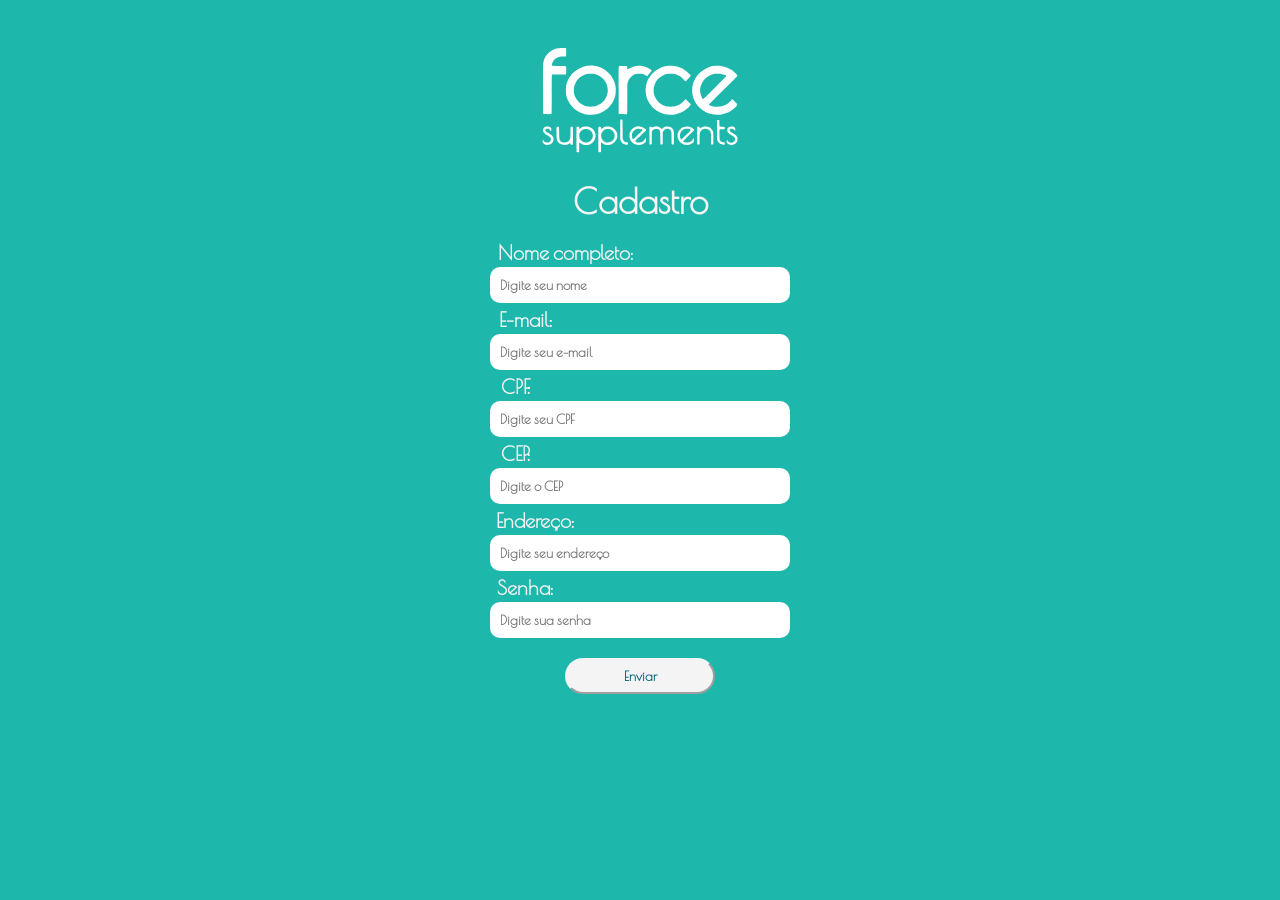
<file: cadastro.html>
<!DOCTYPE html>
<html lang="en">

<head>
    <meta charset="UTF-8">
    <meta name="viewport" content="width=device-width, initial-scale=1.0">
    <link rel="stylesheet" href="cadastro.css">
    <link rel="preconnect" href="https://fonts.googleapis.com" />
    <link rel="preconnect" href="https://fonts.gstatic.com" crossorigin />
    <link href="https://fonts.googleapis.com/css2?family=Poiret+One&display=swap" rel="stylesheet" />
    <link rel="stylesheet" href="https://fonts.googleapis.com/css2?family=Material+Symbols+Outlined" />
    <link href="https://fonts.googleapis.com/css2?family=Poiret+One&display=swap" rel="stylesheet" />
    <link rel="preconnect" href="https://fonts.googleapis.com" />
    <link rel="preconnect" href="https://fonts.gstatic.com" crossorigin />
    <link
        href="https://fonts.googleapis.com/css2?family=Inter:ital,opsz,wght@0,14..32,100..900;1,14..32,100..900&display=swap"
        rel="stylesheet" />
    <title>Cadastro Force | Force Supplements</title>
</head>

<body>

    <main>
        <img class="logo2" src="image-Photoroom (2) copy.svg" alt="logo" />
        <p class="paragrafo">Cadastro</p>

        <form action="login.html">
            <label class="nome" for="nome">Nome completo:</label>
            <input type="text" id="nome" placeholder="Digite seu nome" required />
            <label for="email" class="mail">E-mail:</label>
            <input type="email" id="email" placeholder="Digite seu e-mail" required />
            <label class="cpf" for="cpf">CPF:</label>
            <input type="text" id="cpf" placeholder="Digite seu CPF" required />
            <label class="cpf" for="cep">CEP:</label>
            <input type="text" id="" placeholder="Digite o CEP" required />
            <label class="end" for="end">Endereço:</label>
            <input type="text" id="end" placeholder="Digite seu endereço" required />
            <label for="senha" class="senha">Senha:</label>
            <input type="password" id="senha" placeholder="Digite sua senha" required />

            <input class="bot" type="submit" value="Enviar">
    </main>

</body>

</html>
</file>
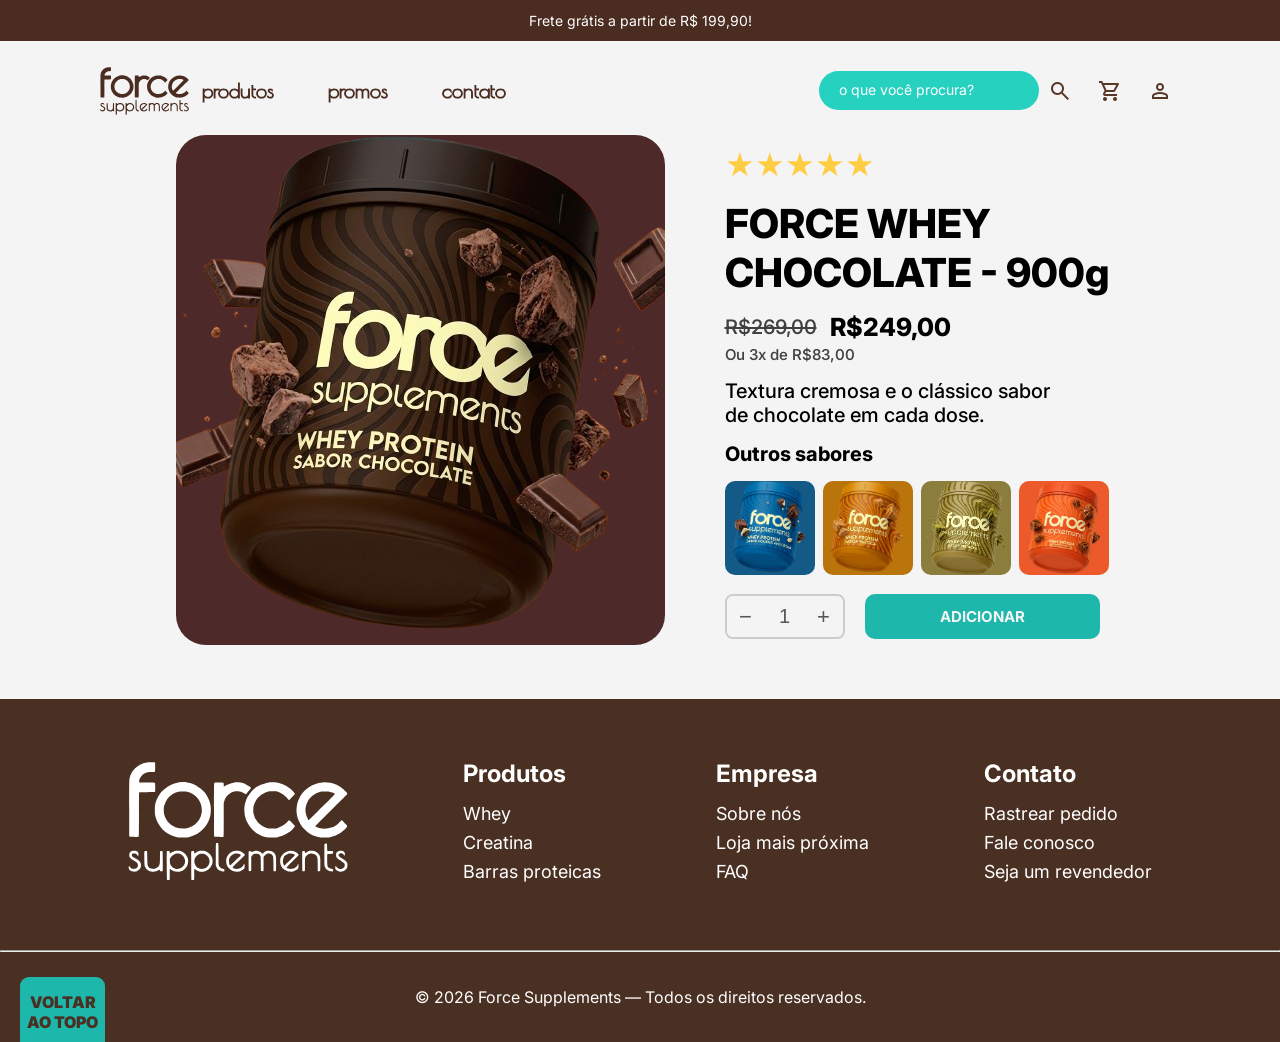
<file: comprar.html>
<!DOCTYPE html>
<html lang="en">

<head>
    <meta charset="UTF-8">
    <meta name="viewport" content="width=device-width, initial-scale=1.0">
    <link rel="preconnect" href="https://fonts.googleapis.com">
    <link rel="preconnect" href="https://fonts.gstatic.com" crossorigin>
    <link rel="stylesheet" href="https://fonts.googleapis.com/css2?family=Material+Symbols+Outlined" />
    <link href="https://fonts.googleapis.com/css2?family=Poiret+One&display=swap" rel="stylesheet">
    <link rel="preconnect" href="https://fonts.googleapis.com">
    <link rel="preconnect" href="https://fonts.gstatic.com" crossorigin>
    <link
        href="https://fonts.googleapis.com/css2?family=Inter:ital,opsz,wght@0,14..32,100..900;1,14..32,100..900&display=swap"
        rel="stylesheet">
    <link
        href="https://fonts.googleapis.com/css2?family=Archivo+Black&family=Asap:ital,wght@0,100..900;1,100..900&family=Google+Sans+Flex:opsz,wght@6..144,1..1000&family=Inter:ital,opsz,wght@0,14..32,100..900;1,14..32,100..900&family=Montserrat:ital,wght@0,100..900;1,100..900&family=Open+Sans:ital,wght@0,300..800;1,300..800&family=Oswald:wght@200..700&family=Playfair+Display:ital,wght@0,400..900;1,400..900&family=Poppins:ital,wght@0,100;0,200;0,300;0,400;0,500;0,600;0,700;0,800;0,900;1,100;1,200;1,300;1,400;1,500;1,600;1,700;1,800;1,900&family=Roboto:ital,wght@0,100..900;1,100..900&display=swap"
        rel="stylesheet">
    <link rel="stylesheet" href="comprar.css">
    <title>FORCE WHEY Chocolate 900g | Force Suplements</title>
</head>

<body>
    <div class="faixa">
        Frete grátis a partir de R$ 199,90!
    </div>

    <header>
        <div class="logo">
            <a href="inicio.html"> <img src="image-Photoroom (2).svg" alt="Force"></a>
        </div>

        <nav>
            <ul>
                <li><a href="#">produtos</a></li>
                <li><a href="promocoes.html">promos</a></li>
                <li><a href="contato.html">contato</a></li>
            </ul>
        </nav>

        <div class="busca">
            <input type="text" placeholder="o que você procura?">
        </div>

        <div class="icones">
            <span class="material-symbols-outlined">search</span>
            <span class="material-symbols-outlined">shopping_cart</span>
            <a href="login.html"> <span id="lupa" class="material-symbols-outlined">person</span></a>
        </div>

    </header>

    <main>

        <div class="card_foto_whey">
            <img src="whey.choco.png" alt="" class="foto-whey">
        </div>

        <div class="descricao">

            <div class="estrela_sabor">
                <section class="estrelas"> ★★★★★ </section>
                <h1> FORCE WHEY CHOCOLATE - 900g</h1>
            </div>

            <div class="valor">

                <div class="valor1">
                    <p class="preço1"> R$269,00</p>
                </div>

                <div class="valor2">
                    <p class="preço2"> R$249,00</p>
                </div>

            </div>

            <div class="textos">
                <p class="parcela"> Ou 3x de R$83,00 </p>

                <p class="texto"> Textura cremosa e o clássico sabor de chocolate em cada dose.</p>

                <p class="variação"> Outros sabores</p>
            </div>

            <div class="sabores_geral">

                <div class="sabor">
                    <img src="whey.cookies.png" alt="Whey Cookies" class="imagem-whey"
                        style="background-color: #135a86">
                </div>

                <div class="sabor">
                    <img src="whey.paçoca.png" alt="Whey Paçoca" class="imagem-whey" style="background-color: #b9740b;">
                </div>

                <div class="sabor">
                    <img src="whey.pistache.png" alt="Whey Pistache" class="imagem-whey"
                        style="background-color: #8B7E3D;">
                </div>

                <div class="sabor">
                    <img src="whey.ovomaltine.png" alt="Whey Ovomaltine" class="imagem-whey"
                        style="background-color: #EC592A;">
                </div>

            </div>
            <div class="botoes">
                <div class="contador">
                    <button type="button" onclick="diminuir()">−</button>

                    <input type="number" id="quantidade" value="1" min="1">

                    <button type="button" onclick="aumentar()">+</button>
                </div>

                <script>
                    function aumentar() {
                        document.getElementById("quantidade").stepUp();
                    }

                    function diminuir() {
                        document.getElementById("quantidade").stepDown();
                    }
                </script>

                <input class="adicionar" type="submit" value="ADICIONAR">

            </div>

        </div>

    </main>

    <footer>

        <div class="footer-container">


            <div class="footer-logo">

                <img src="image-Photoroom (2) copy.svg" alt="Force Supplements">

            </div>


            <div class="footer-col">

                <h3>Produtos</h3>

                <p>Whey</p>
                <p>Creatina</p>
                <p>Barras proteicas</p>

            </div>


            <div class="footer-col">

                <h3>Empresa</h3>

                <p>Sobre nós</p>
                <p>Loja mais próxima</p>
                <p>FAQ</p>

            </div>


            <div class="footer-col">

                <h3>Contato</h3>

                <p>Rastrear pedido</p>
                <p>Fale conosco</p>
                <p>Seja um revendedor</p>

            </div>

        </div>


        <hr class="hr">

        <section class="fim">
            <a class="voltar" href="comprar.html"> VOLTAR AO TOPO</a>
            <div class="copyright">
                © 2026 Force Supplements — Todos os direitos reservados.
            </div>

    </footer>

</body>

</html>
</file>
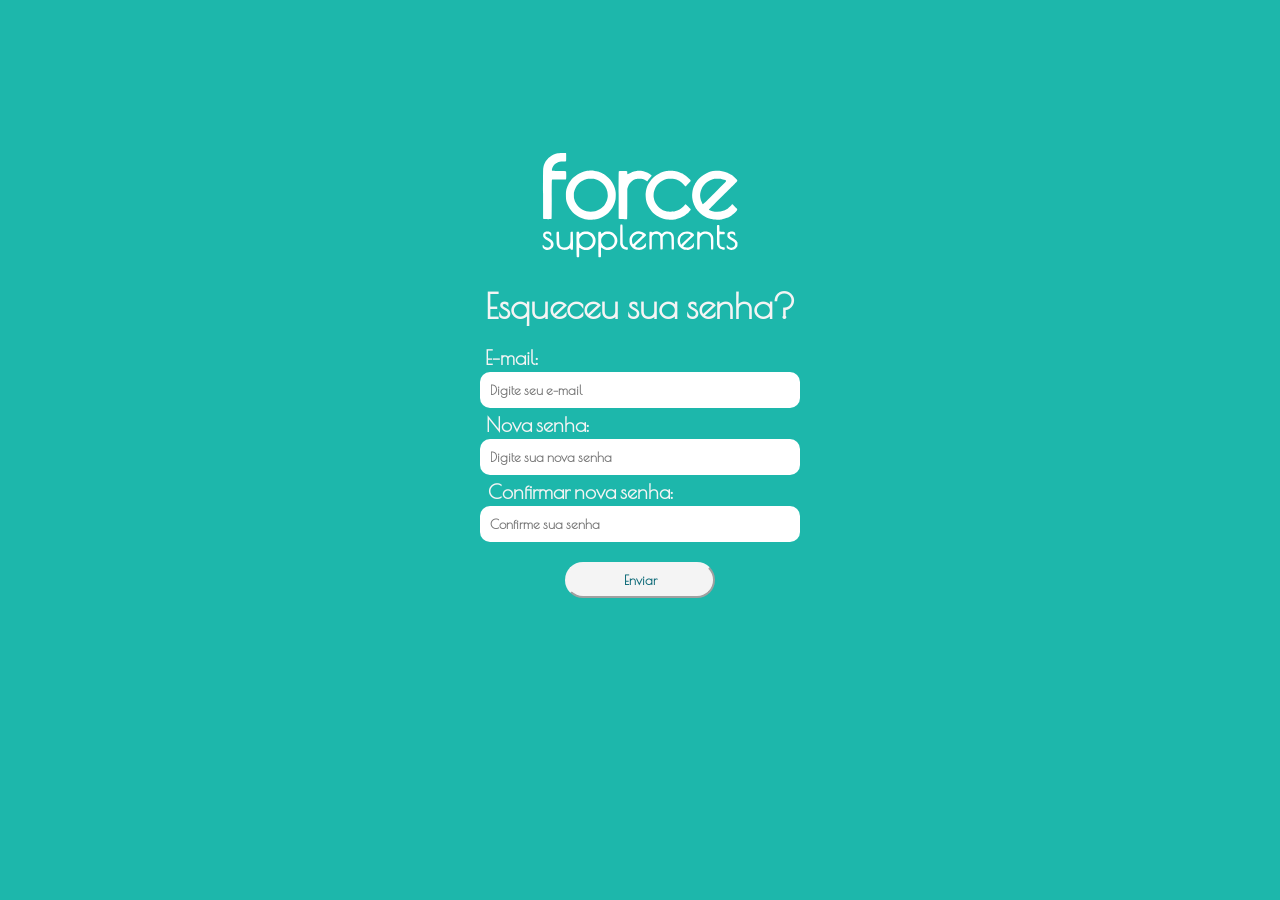
<file: esqueceu_senha.html>
<!DOCTYPE html>
<html lang="en">

<head>
    <meta charset="UTF-8">
    <meta name="viewport" content="width=device-width, initial-scale=1.0">
    <link rel="preconnect" href="https://fonts.googleapis.com" />
    <link rel="preconnect" href="https://fonts.gstatic.com" crossorigin />
    <link href="https://fonts.googleapis.com/css2?family=Poiret+One&display=swap" rel="stylesheet" />
    <link rel="stylesheet" href="https://fonts.googleapis.com/css2?family=Material+Symbols+Outlined" />
    <link href="https://fonts.googleapis.com/css2?family=Poiret+One&display=swap" rel="stylesheet" />
    <link rel="preconnect" href="https://fonts.googleapis.com" />
    <link rel="preconnect" href="https://fonts.gstatic.com" crossorigin />
    <link
        href="https://fonts.googleapis.com/css2?family=Inter:ital,opsz,wght@0,14..32,100..900;1,14..32,100..900&display=swap"
        rel="stylesheet" />
    <link rel="stylesheet" href="esqueceu_senha.css">
    <title>Esqueci Minha Senha | Force Supplements</title>
</head>

<body>
    <main>
        <img class="logo2" src="image-Photoroom (2) copy.svg" alt="logo" />
        <p class="paragrafo">Esqueceu sua senha?</p>

        <form action="login.html">
            <label class="mail" for="email">E-mail:</label>
            <input type="email" id="email" placeholder="Digite seu e-mail" required />
            <label class="senha" for="nova senha">Nova senha:</label>
            <input type="password" id="nova senha" placeholder="Digite sua nova senha" required />
            <label class="conf" for="conf senha">Confirmar nova senha:</label>
            <input type="password" id="conf senha" placeholder="Confirme sua senha" required />

            <input class="bot" type="submit" value="Enviar" />
        </form>
    </main>

</body>

</html>
</file>
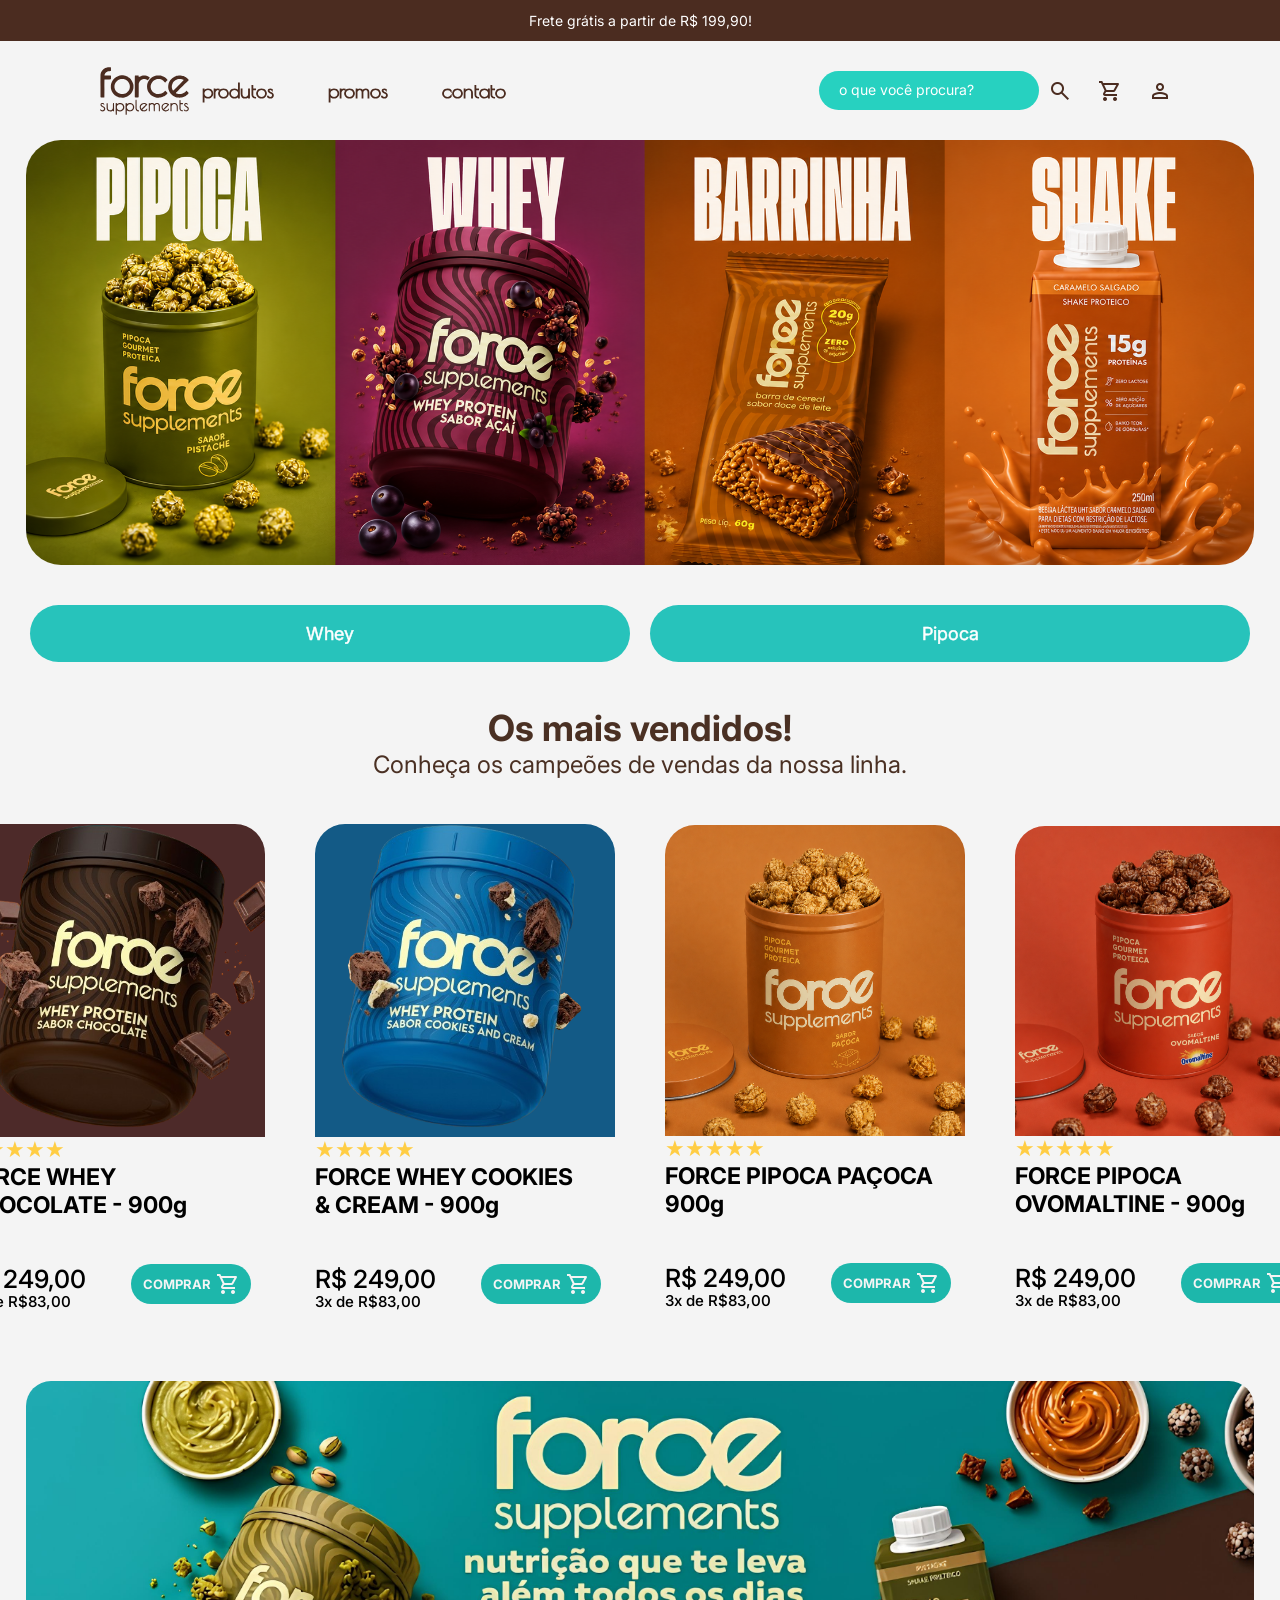
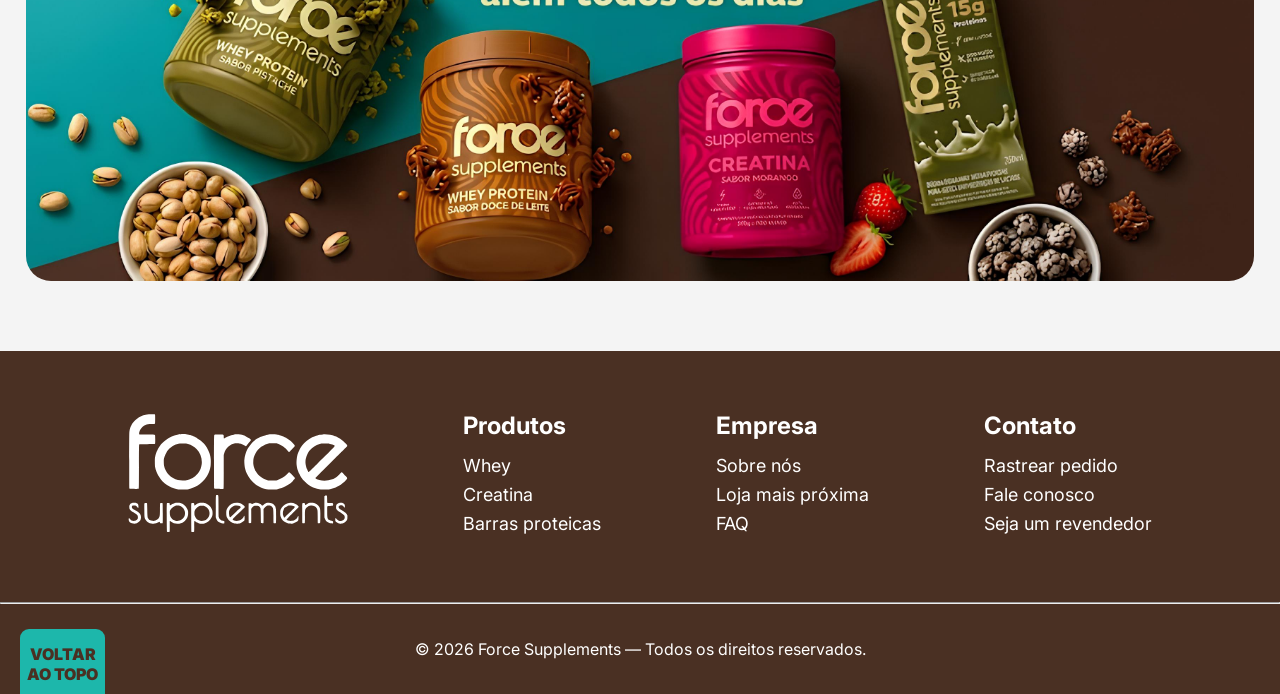
<file: inicio.html>
<!DOCTYPE html>
<html lang="pt-br">

<head>

    <meta charset="UTF-8">
    <meta name="viewport" content="width=device-width, initial-scale=1.0">
    <link href="https://fonts.googleapis.com/css2?family=Poiret+One&display=swap" rel="stylesheet">
    <link
        href="https://fonts.googleapis.com/css2?family=Inter:ital,opsz,wght@0,14..32,100..900;1,14..32,100..900&display=swap"
        rel="stylesheet">
    <link rel="stylesheet" href="https://fonts.googleapis.com/css2?family=Material+Symbols+Outlined" />
    <link rel="stylesheet" href="inicio.css">
    <title>Force Supplements</title>
</head>

<body>

    <div class="faixa">
        Frete grátis a partir de R$ 199,90!
    </div>

    <header>

        <div class="logo">
            <a href="inicio.html"> <img src="image-Photoroom (2).svg" alt="Force"></a>
        </div>

        <nav>

            <ul>
                <li><a href="#">produtos</a></li>
                <li><a href="promocoes.html">promos</a></li>
                <li><a href="contato.html">contato</a></li>
            </ul>

        </nav>


        <div class="busca">
            <input type="text" placeholder="o que você procura?">
        </div>

        <div class="icones">

            <span class="material-symbols-outlined icone">
                search
            </span>

            <span class="material-symbols-outlined icone">
                shopping_cart
            </span>

            <a href="login.html"> <span id="lupa" class="material-symbols-outlined icone">person</span></a>


        </div>

    </header>

    <main>

        <section class="banner">

            <img class="banner1" src="banner inicial.png" alt="Banner principal">

        </section>

        <section class="categories">

            <a href="produtos1.html">Whey</a>
            <a href="produtos2.html">Pipoca</a>

        </section>

        <section class="text">

            <h1>Os mais vendidos!</h1>

            <p>
                Conheça os campeões de vendas da nossa linha.
            </p>

        </section>

        <section class="produtos">

            <div class="card">

                <img src="whey.choco.png" alt="Whey Chocolate" class="choco-whey">

                <div class="descricao">

                    <div class="estrelas">
                        ★★★★★
                    </div>

                    <h3>
                        FORCE WHEY <br>
                        CHOCOLATE - 900g
                    </h3>

                    <div class="comprar">

                        <div class="preco">
                            <h4>R$ 249,00</h4>
                            <br>
                            <h6>3x de R$83,00</h6>
                        </div>

                        <a href="comprar.html"><button>COMPRAR
                                <span class="material-symbols-outlined" style="color:#F4F4F4;">
                                    shopping_cart
                                </span>
                            </button></a>

                    </div>

                </div>

            </div>

            <div class="card">

                <img src="whey.cookies.png" alt="Whey Cookies" class="cookies-whey">

                <div class="descricao">

                    <div class="estrelas">
                        ★★★★★
                    </div>

                    <h3>
                        FORCE WHEY COOKIES <br>
                        & CREAM - 900g
                    </h3>

                    <div class="comprar">

                        <div class="preco">
                            <h4>R$ 249,00</h4>
                            <br>
                            <h6>3x de R$83,00</h6>
                        </div>

                        <button>
                            COMPRAR

                            <span class="material-symbols-outlined" style="color:#F4F4F4;">
                                shopping_cart
                            </span>

                        </button>

                    </div>

                </div>

            </div>

            <div class="card">

                <img src="pipoca.paçoca.png" alt="Pipoca Paçoca" class="paçoca-whey">

                <div class="descricao">

                    <div class="estrelas">
                        ★★★★★
                    </div>

                    <h3>
                        FORCE PIPOCA PAÇOCA <br>
                        900g
                    </h3>

                    <div class="comprar">

                        <div class="preco">
                            <h4>R$ 249,00</h4>
                            <br>
                            <h6>3x de R$83,00</h6>
                        </div>

                        <button>
                            COMPRAR

                            <span class="material-symbols-outlined" style="color:#F4F4F4;">
                                shopping_cart
                            </span>

                        </button>

                    </div>

                </div>

            </div>

            <div class="card">

                <img src="pipoca.ovomaltine.png" alt="Pipoca Ovomaltine" class="ovomaltine-whey">

                <div class="descricao">

                    <div class="estrelas">
                        ★★★★★
                    </div>

                    <h3>
                        FORCE PIPOCA OVOMALTINE - 900g
                    </h3>

                    <div class="comprar">

                        <div class="preco">
                            <h4>R$ 249,00</h4>
                            <br>
                            <h6>3x de R$83,00</h6>
                        </div>

                        <button>
                            COMPRAR

                            <span class="material-symbols-outlined" style="color:#F4F4F4;">
                                shopping_cart
                            </span>

                        </button>

                    </div>

                </div>

            </div>

        </section>

        <section class="banner-final">

            <div class="banner2">

                <img src="banner2inicio (1).jpg" alt="Banner promocional">

            </div>

        </section>

    </main>

    <footer>

        <div class="footer-container">
            <div class="footer-logo">

                <img src="image-Photoroom (2) copy.svg" alt="Force Supplements">

            </div>

            <div class="footer-col">

                <h3>Produtos</h3>

                <p>Whey</p>
                <p>Creatina</p>
                <p>Barras proteicas</p>

            </div>

            <div class="footer-col">

                <h3>Empresa</h3>

                <p>Sobre nós</p>
                <p>Loja mais próxima</p>
                <p>FAQ</p>

            </div>

            <div class="footer-col">

                <h3>Contato</h3>

                <p>Rastrear pedido</p>
                <p>Fale conosco</p>
                <p>Seja um revendedor</p>

            </div>

        </div>


        <hr class="hr">

        <section class="fim">
            <a class="voltar" href="inicio.html"> VOLTAR AO TOPO</a>
            <div class="copyright">
                © 2026 Force Supplements — Todos os direitos reservados.
            </div>

    </footer>

</body>

</html>
</file>
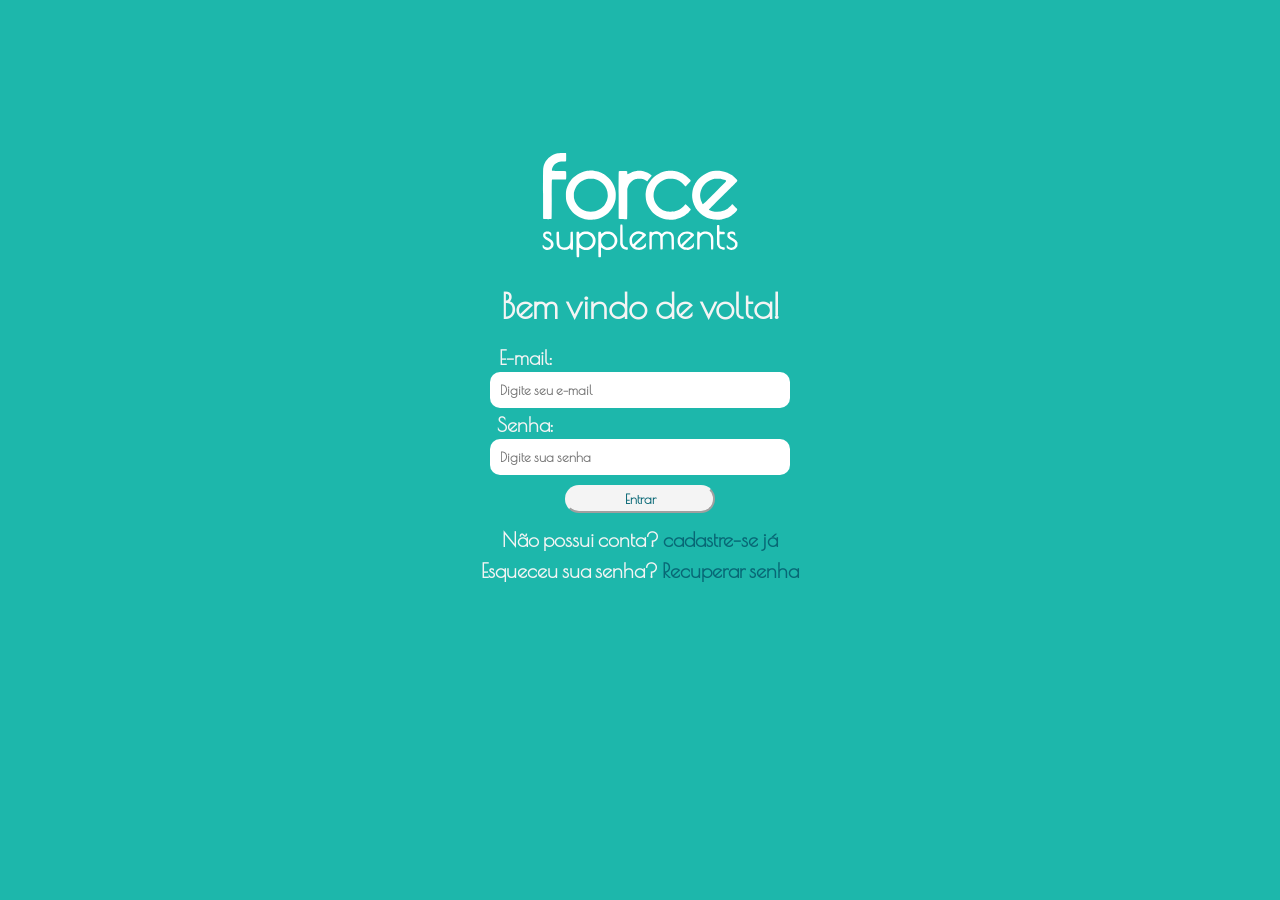
<file: login.html>
<!DOCTYPE html>
<html lang="en">

<head>
    <meta charset="UTF-8">
    <meta name="viewport" content="width=device-width, initial-scale=1.0">
    <link href="https://fonts.googleapis.com/css2?family=Poiret+One&display=swap" rel="stylesheet" />
    <link rel="stylesheet" href="https://fonts.googleapis.com/css2?family=Material+Symbols+Outlined" />
    <link href="https://fonts.googleapis.com/css2?family=Poiret+One&display=swap" rel="stylesheet" />
    <link rel="preconnect" href="https://fonts.googleapis.com" />
    <link rel="preconnect" href="https://fonts.gstatic.com" crossorigin />
    <link
        href="https://fonts.googleapis.com/css2?family=Inter:ital,opsz,wght@0,14..32,100..900;1,14..32,100..900&display=swap"
        rel="stylesheet" />
    <link rel="stylesheet" href="login.css">
    <title>Login Force | Force Supplements</title>
</head>

<body>

    <main>
        <img class="logo2" src="image-Photoroom (2) copy.svg" alt="logo">
        <p class="paragrafo">Bem vindo de volta!</p>

        <form action="inicio.html">

            <label class="mail" for="email">E-mail:</label>
            <input type="email" id="email" placeholder="Digite seu e-mail" required>
            <label class="senha" for="senha">Senha:</label>
            <input type="password" id="senha" placeholder="Digite sua senha" required>
            </div>
            <input class="bot" type="submit" value="Entrar">
        </form>
        <p class="p1">Não possui conta? <a href="cadastro.html">cadastre-se já</a> </p>
        <p class="conta">Esqueceu sua senha? <a href="esqueceu_senha.html"> Recuperar senha</a> </p>

    </main>

</body>

</html>
</file>
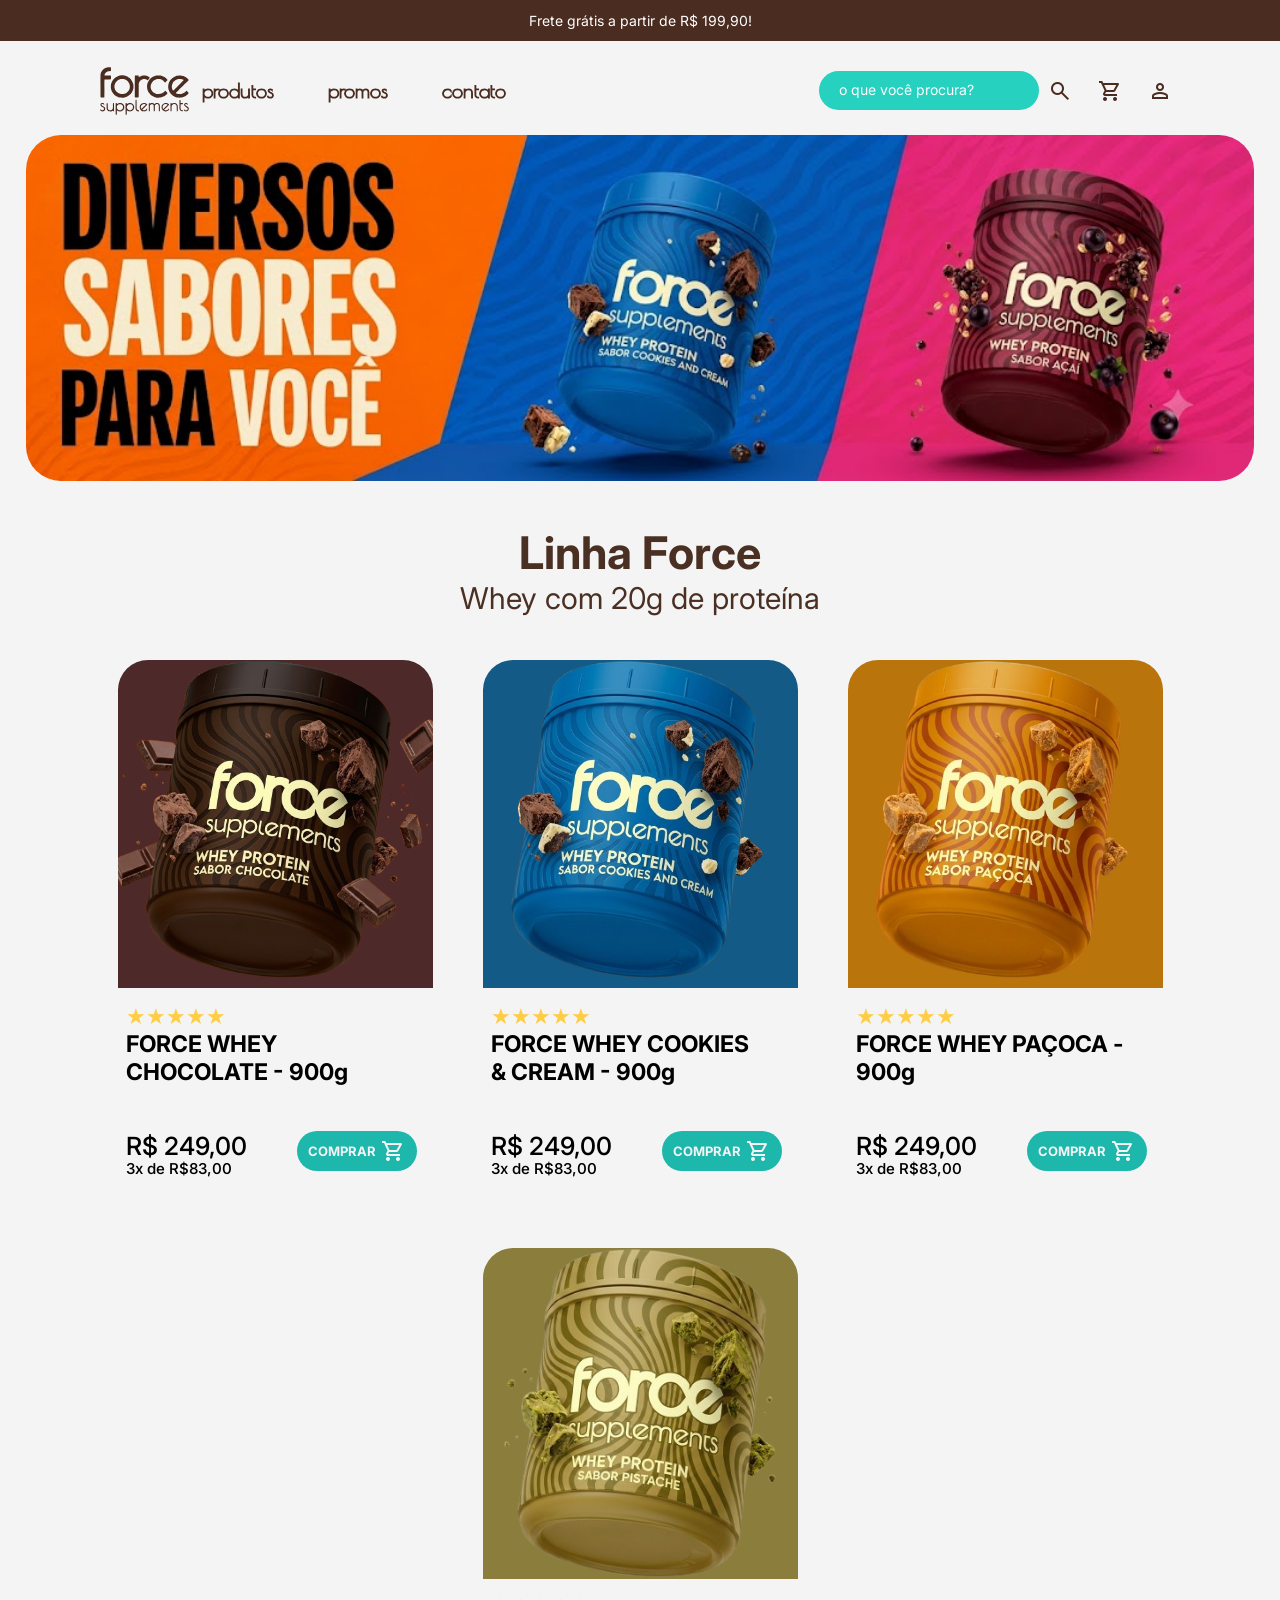
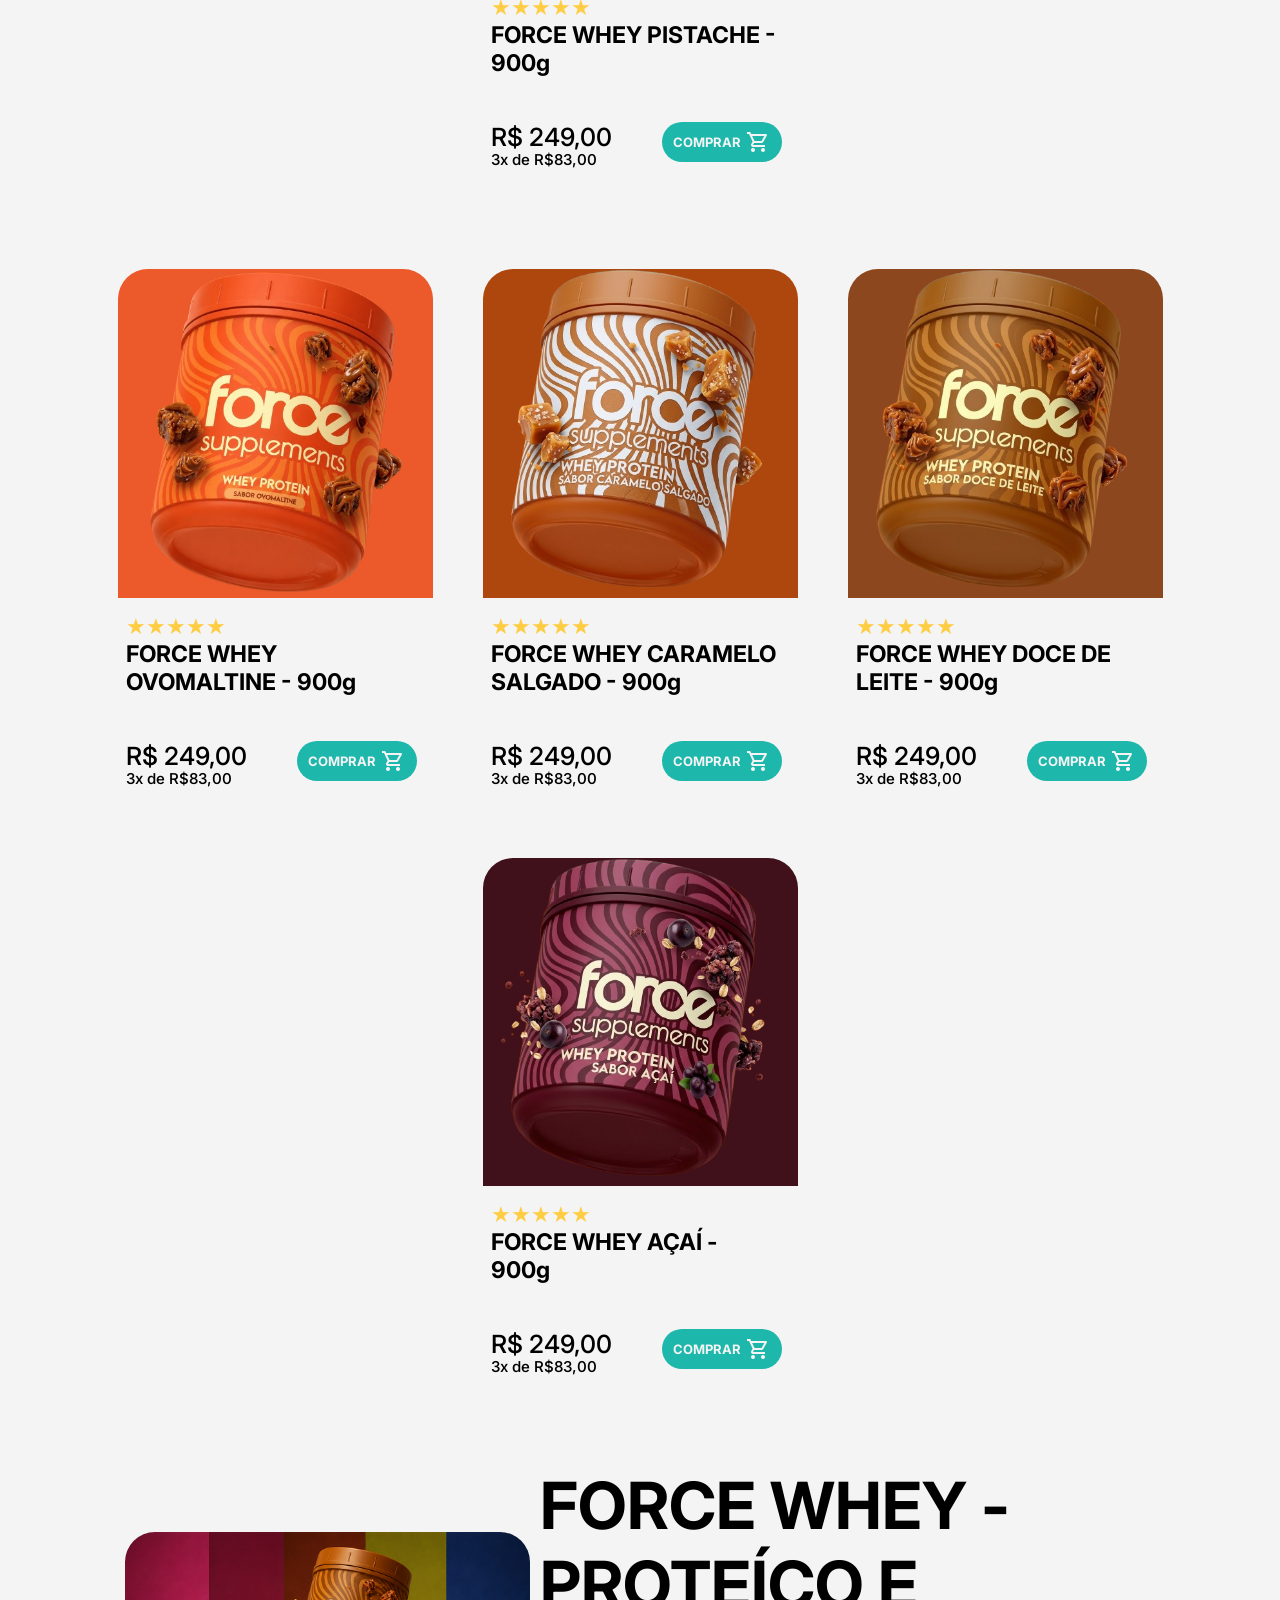
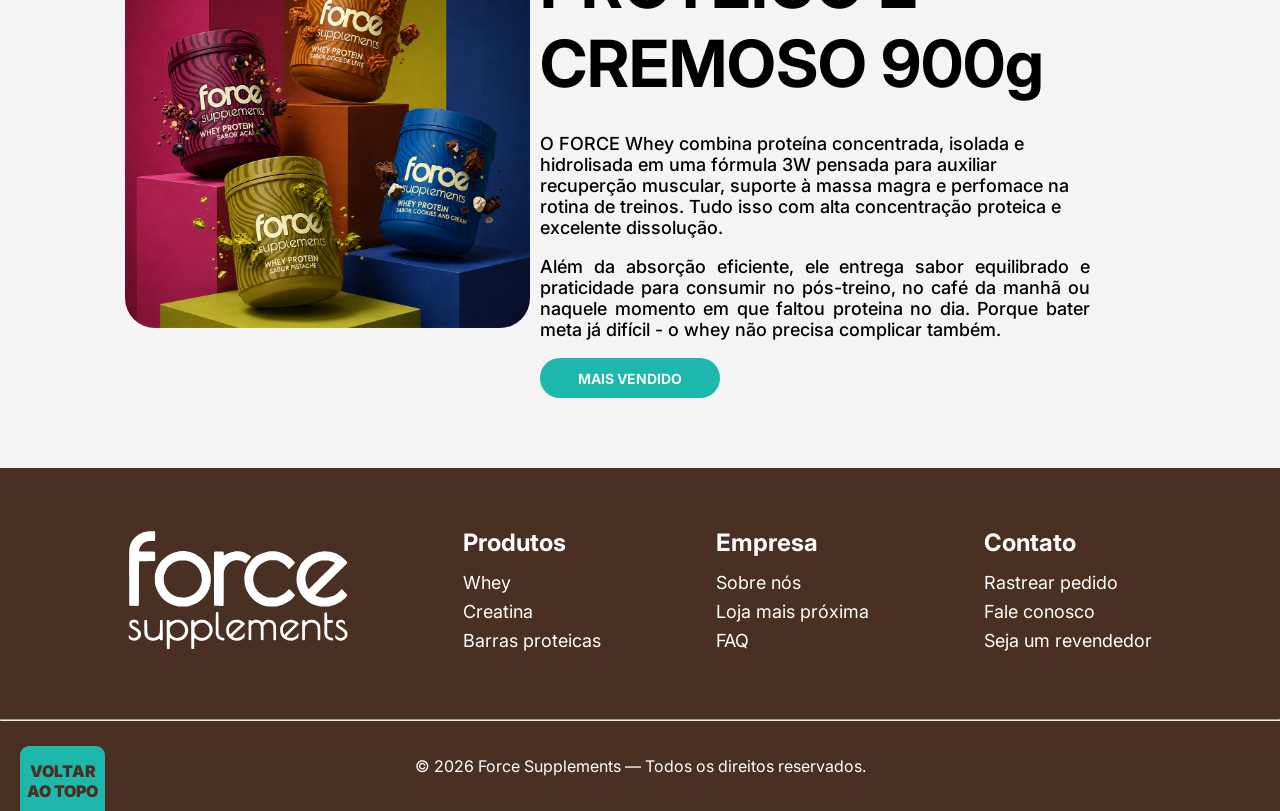
<file: produtos1.html>
<!DOCTYPE html>
<html lang="en">

<head>
    <meta charset="UTF-8">
    <meta name="viewport" content="width=device-width, initial-scale=1.0">
    <link rel="stylesheet" href="produtos1.css">
    <link rel="preconnect" href="https://fonts.googleapis.com">
    <link rel="preconnect" href="https://fonts.gstatic.com" crossorigin>
    <link rel="stylesheet" href="https://fonts.googleapis.com/css2?family=Material+Symbols+Outlined" />
    <link href="https://fonts.googleapis.com/css2?family=Poiret+One&display=swap" rel="stylesheet">
    <link rel="preconnect" href="https://fonts.googleapis.com">
    <link rel="preconnect" href="https://fonts.gstatic.com" crossorigin>
    <link
        href="https://fonts.googleapis.com/css2?family=Inter:ital,opsz,wght@0,14..32,100..900;1,14..32,100..900&display=swap"
        rel="stylesheet">
    <link
        href="https://fonts.googleapis.com/css2?family=Archivo+Black&family=Asap:ital,wght@0,100..900;1,100..900&family=Google+Sans+Flex:opsz,wght@6..144,1..1000&family=Inter:ital,opsz,wght@0,14..32,100..900;1,14..32,100..900&family=Montserrat:ital,wght@0,100..900;1,100..900&family=Open+Sans:ital,wght@0,300..800;1,300..800&family=Oswald:wght@200..700&family=Playfair+Display:ital,wght@0,400..900;1,400..900&family=Poppins:ital,wght@0,100;0,200;0,300;0,400;0,500;0,600;0,700;0,800;0,900;1,100;1,200;1,300;1,400;1,500;1,600;1,700;1,800;1,900&family=Roboto:ital,wght@0,100..900;1,100..900&display=swap"
        rel="stylesheet">
    <title> FORCE Whey Protein | Force Supplements</title>
</head>

<body>

    <div class="faixa">
        Frete grátis a partir de R$ 199,90!
    </div>

    <header>
        <div class="logo">
            <a href="inicio.html"> <img src="image-Photoroom (2).svg" alt="Force"></a>
        </div>

        <nav>
            <ul>
                <li><a href="#">produtos</a></li>
                <li><a href="promocoes.html">promos</a></li>
                <li><a href="contato.html">contato</a></li>
            </ul>
        </nav>

        <div class="busca">
            <input type="text" placeholder="o que você procura?">
        </div>

        <div class="icones">
            <span id="lupa" class="material-symbols-outlined">search</span>
            <span id="lupa" class="material-symbols-outlined">shopping_cart</span>
            <a href="login.html"> <span id="lupa" class="material-symbols-outlined">person</span></a>

    </header>

    <main>

        <section class="product-section">
            <img src="banner.whey.png" alt="Banner do Whey Protein Force" class="banner">
        </section>

        <section class="text">
            <h1>Linha Force</h1>
            <p>Whey com 20g de proteína</p>
        </section>

        <section class="produtos">

            <div class="card">
                <img src="whey.choco.png" alt="Whey Chocolate" class="imagem-whey" style="background-color: #4d2a29">

                <section class="descrição">

                    <div class="estrelas">★★★★★</div>

                    <h3>FORCE WHEY <br> CHOCOLATE - 900g</h3>

                    <section class="comprar">
                        <div class="preco">
                            <h4>R$ 249,00</h4>
                            <br>
                            <h6>3x de R$83,00</h6>
                        </div>

                        <a href="comprar.html"><button>COMPRAR
                                <span class="material-symbols-outlined" style="color: #F4F4F4;">
                                    shopping_cart
                                </span>
                            </button></a>

                    </section>

                </section>
            </div>


            <div class="card">
                <img src="whey.cookies.png" alt="Whey Cookies" class="imagem-whey" style="background-color: #135a86">

                <section class="descrição">

                    <div class="estrelas">★★★★★</div>

                    <h3>FORCE WHEY COOKIES <br> & CREAM - 900g</h3>

                    <section class="comprar">
                        <div class="preco">
                            <h4>R$ 249,00</h4>
                            <br>
                            <h6>3x de R$83,00</h6>
                        </div>

                        <button>COMPRAR
                            <span class="material-symbols-outlined" style="color: #F4F4F4;">
                                shopping_cart
                            </span>
                        </button>
                    </section>
                </section>
            </div>


            <div class="card">
                <img src="whey.paçoca.png" alt="Whey Paçoca" class="imagem-whey" style="background-color: #b9740b;">

                <section class="descrição">

                    <div class="estrelas">★★★★★</div>

                    <h3>FORCE WHEY PAÇOCA - <br> 900g</h3>

                    <section class="comprar">
                        <div class="preco">
                            <h4>R$ 249,00</h4>
                            <br>
                            <h6>3x de R$83,00</h6>
                        </div>

                        <button>COMPRAR
                            <span class="material-symbols-outlined" style="color: #F4F4F4;">
                                shopping_cart
                            </span>
                        </button>
                    </section>
                </section>
            </div>


            <div class="card">
                <img src="whey.pistache.png" alt="Whey Pistache" class="imagem-whey" style="background-color: #8B7E3D;">

                <section class="descrição">

                    <div class="estrelas">
                        ★★★★★
                    </div>

                    <h3>FORCE WHEY PISTACHE - 900g</h3>

                    <section class="comprar">
                        <div class="preco">
                            <h4>R$ 249,00</h4>
                            <br>
                            <h6>3x de R$83,00</h6>
                        </div>

                        <div class="botao">
                            <button>COMPRAR
                                <span class="material-symbols-outlined" style="color: #F4F4F4;">
                                    shopping_cart
                                </span>
                            </button>
                        </div>
                    </section>
                </section>
            </div>


            <section class="fila2">

                <div class="card">
                    <img src="whey.ovomaltine.png" alt="Whey Ovomaltine" class="imagem-whey"
                        style="background-color: #EC592A;">

                    <section class="descrição">

                        <div class="estrelas">
                            ★★★★★
                        </div>

                        <h3>FORCE WHEY OVOMALTINE - 900g</h3>

                        <section class="comprar">
                            <div class="preco">
                                <h4>R$ 249,00</h4>
                                <br>
                                <h6>3x de R$83,00</h6>
                            </div>

                            <div class="botao">
                                <button>COMPRAR
                                    <span class="material-symbols-outlined" style="color: #F4F4F4;">
                                        shopping_cart
                                    </span>
                                </button>
                            </div>
                        </section>
                    </section>
                </div>


                <div class="card">
                    <img src="whey.caramelo.png" alt="Whey Caramelo Salgado" class="imagem-whey"
                        style="background-color: #AE470D;">

                    <section class="descrição">

                        <div class="estrelas">
                            ★★★★★
                        </div>

                        <h3>FORCE WHEY CARAMELO SALGADO - 900g</h3>

                        <section class="comprar">
                            <div class="preco">
                                <h4>R$ 249,00</h4>
                                <br>
                                <h6>3x de R$83,00</h6>
                            </div>

                            <div class="botao">
                                <button>COMPRAR
                                    <span class="material-symbols-outlined" style="color: #F4F4F4;">
                                        shopping_cart
                                    </span>
                                </button>
                            </div>
                        </section>
                    </section>
                </div>


                <div class="card">
                    <img src="whey.docedeleite.png" alt="Whey Doce de Leite" class="imagem-whey"
                        style="background-color: #8C471F;">

                    <section class="descrição">

                        <div class="estrelas">
                            ★★★★★
                        </div>

                        <h3>FORCE WHEY DOCE DE LEITE - 900g</h3>

                        <section class="comprar">
                            <div class="preco">
                                <h4>R$ 249,00</h4>
                                <br>
                                <h6>3x de R$83,00</h6>
                            </div>

                            <div class="botao">
                                <button>COMPRAR
                                    <span class="material-symbols-outlined" style="color: #F4F4F4;">
                                        shopping_cart
                                    </span>
                                </button>
                            </div>
                        </section>
                    </section>
                </div>


                <div class="card">
                    <img src="whey.açaí.png" alt="Whey Açaí" class="imagem-whey" style="background-color: #40111A;">

                    <section class="descrição">

                        <div class="estrelas">
                            ★★★★★
                        </div>

                        <h3>FORCE WHEY AÇAÍ - <br>900g</h3>

                        <section class="comprar">
                            <div class="preco">
                                <h4>R$ 249,00</h4>
                                <br>
                                <h6>3x de R$83,00</h6>
                            </div>

                            <div class="botao">
                                <button>COMPRAR
                                    <span class="material-symbols-outlined" style="color: #F4F4F4;">
                                        shopping_cart
                                    </span>
                                </button>
                            </div>
                        </section>
                    </section>
                </div>


            </section>

        </section>

        <section class="saiba-mais">
            <div class="card-foto-whey">
                <img src="whey.img.png" alt="" class="foto-whey">
            </div>

            <div class="texto-botao">
                <div class="info">
                    <h1 class="titulo">
                        FORCE WHEY - <br> PROTEÍCO E <br> CREMOSO 900g
                    </h1>

                    <p class="texto1">
                        O FORCE Whey combina proteína concentrada, isolada e hidrolisada em uma fórmula 3W pensada
                        para
                        auxiliar
                        recuperção muscular, suporte à massa magra e perfomace na rotina de treinos. Tudo isso com
                        alta
                        concentração proteica e excelente dissolução.
                    </p>

                    <p class="texto2">
                        Além da absorção eficiente, ele entrega sabor equilibrado e praticidade para consumir no
                        pós-treino,
                        no
                        café da manhã ou naquele momento em que faltou proteina no dia. Porque bater meta já difícil
                        - o
                        whey
                        não precisa complicar também.</p>
                </div>

                <div class="mais-vendido">
                    <a href="comprar.html"><button class="mais-vendido"> MAIS VENDIDO</button></a>
                </div>
            </div>
        </section>
    </main>

    <footer>

        <div class="footer-container">


            <div class="footer-logo">

                <img src="image-Photoroom (2) copy.svg" alt="Force Supplements">

            </div>


            <div class="footer-col">

                <h3>Produtos</h3>

                <p>Whey</p>
                <p>Creatina</p>
                <p>Barras proteicas</p>

            </div>


            <div class="footer-col">

                <h3>Empresa</h3>

                <p>Sobre nós</p>
                <p>Loja mais próxima</p>
                <p>FAQ</p>

            </div>


            <div class="footer-col">

                <h3>Contato</h3>

                <p>Rastrear pedido</p>
                <p>Fale conosco</p>
                <p>Seja um revendedor</p>

            </div>

        </div>


        <hr class="hr">

        <section class="fim">
            <a class="voltar" href="produtos1.html"> VOLTAR AO TOPO</a>
            <div class="copyright">
                © 2026 Force Supplements — Todos os direitos reservados.
            </div>

    </footer>


</body>

</html>
</file>
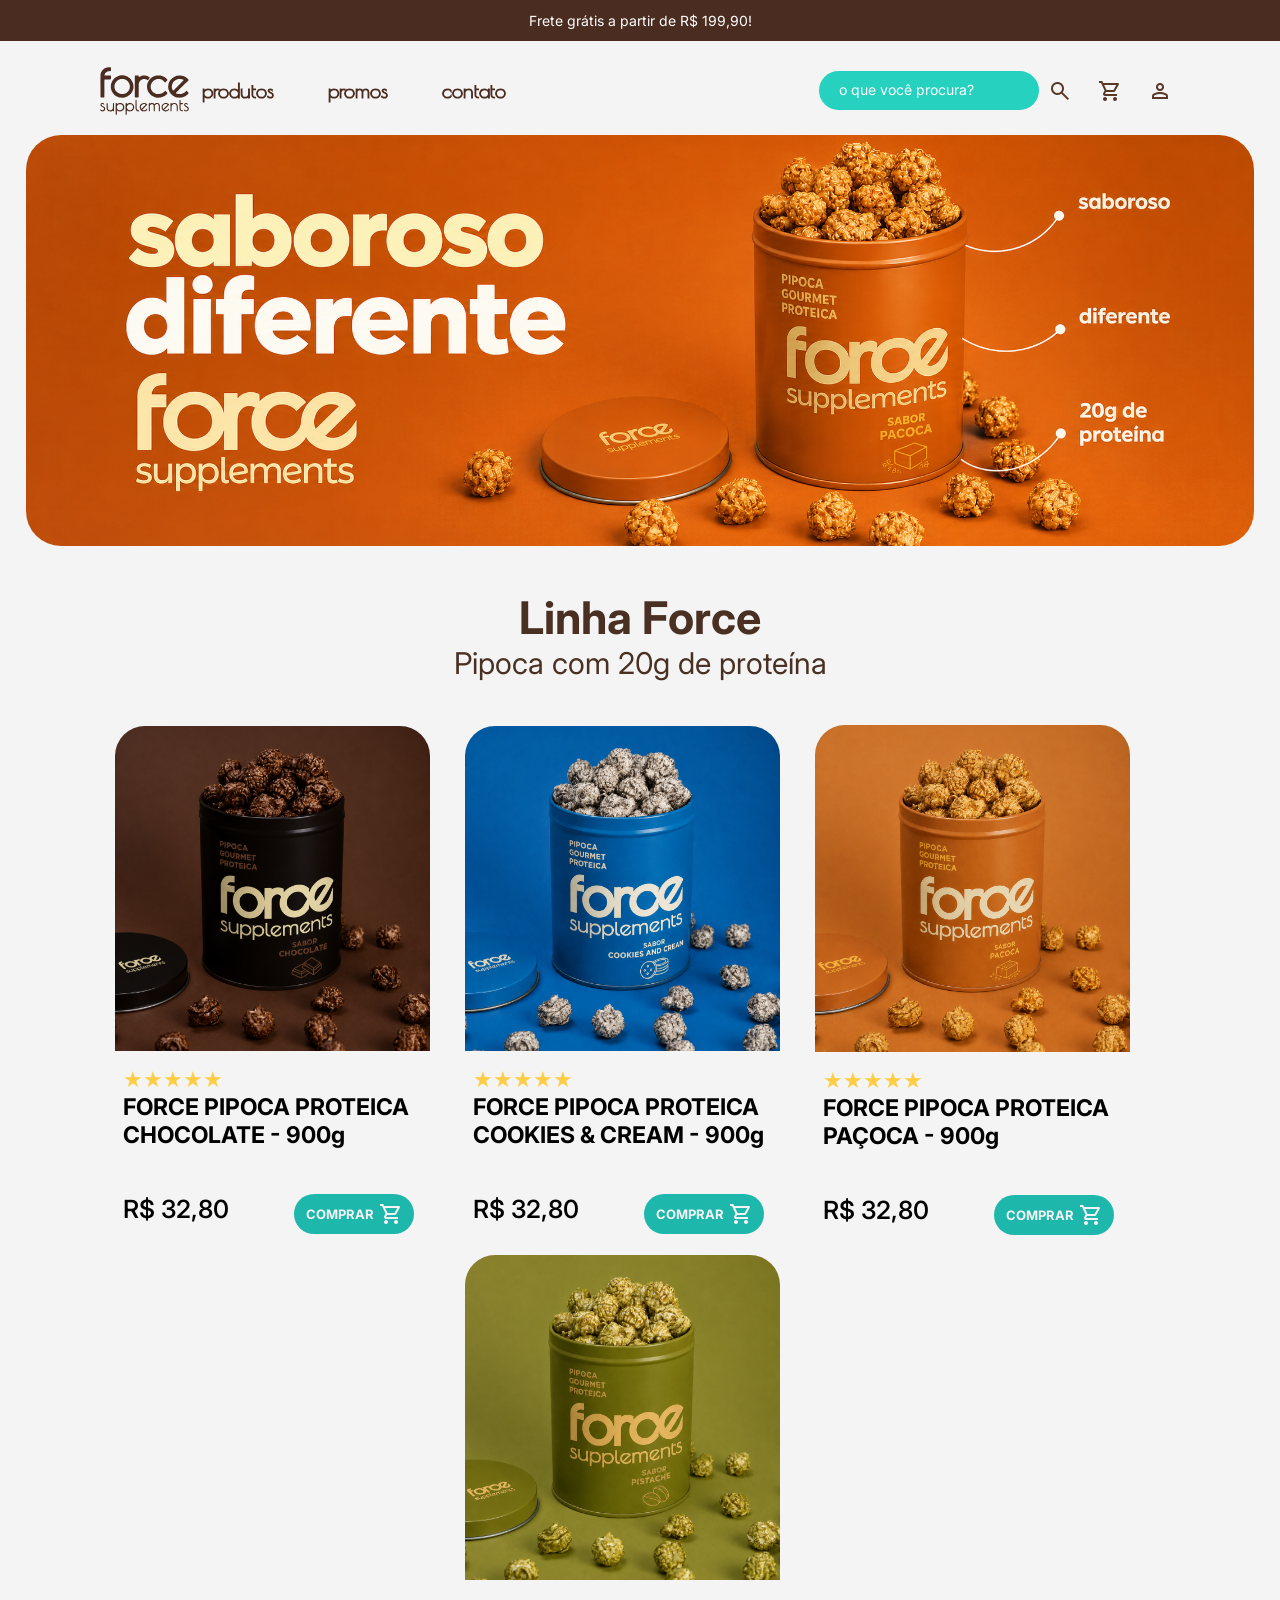
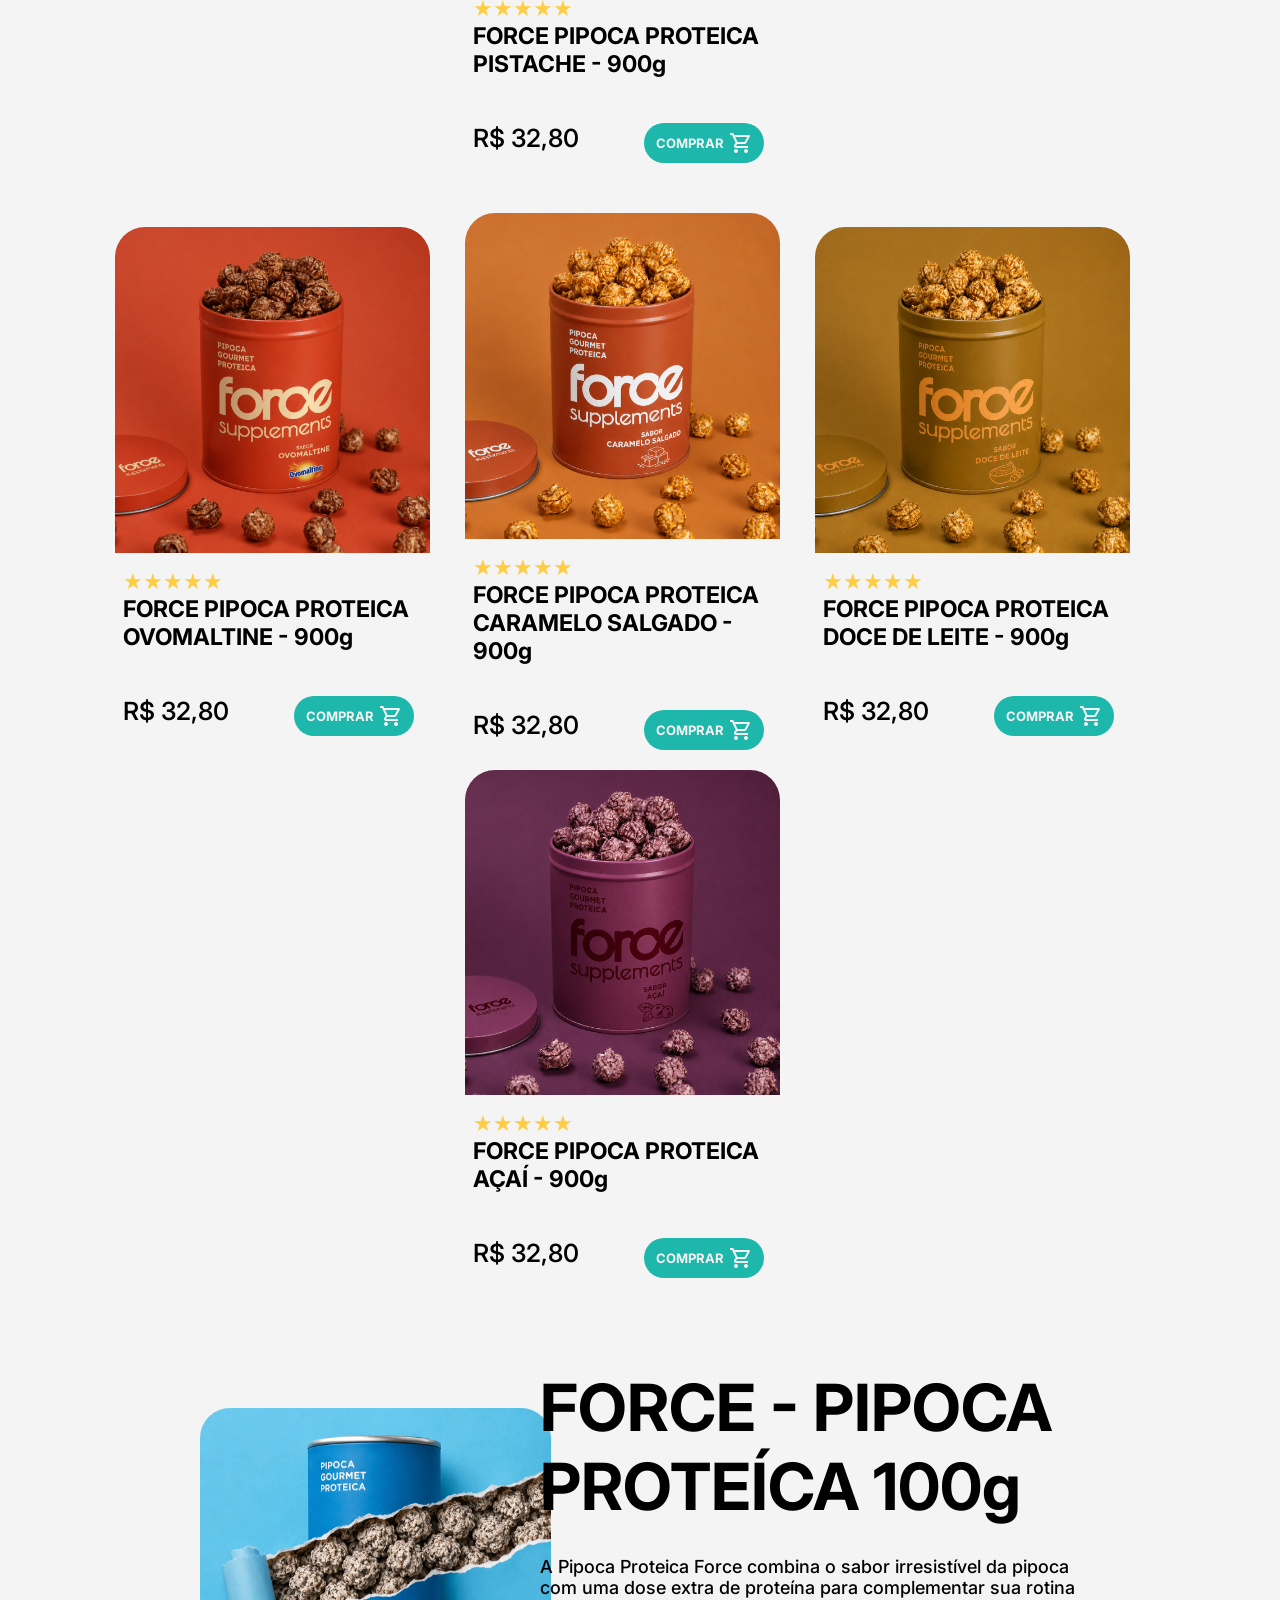
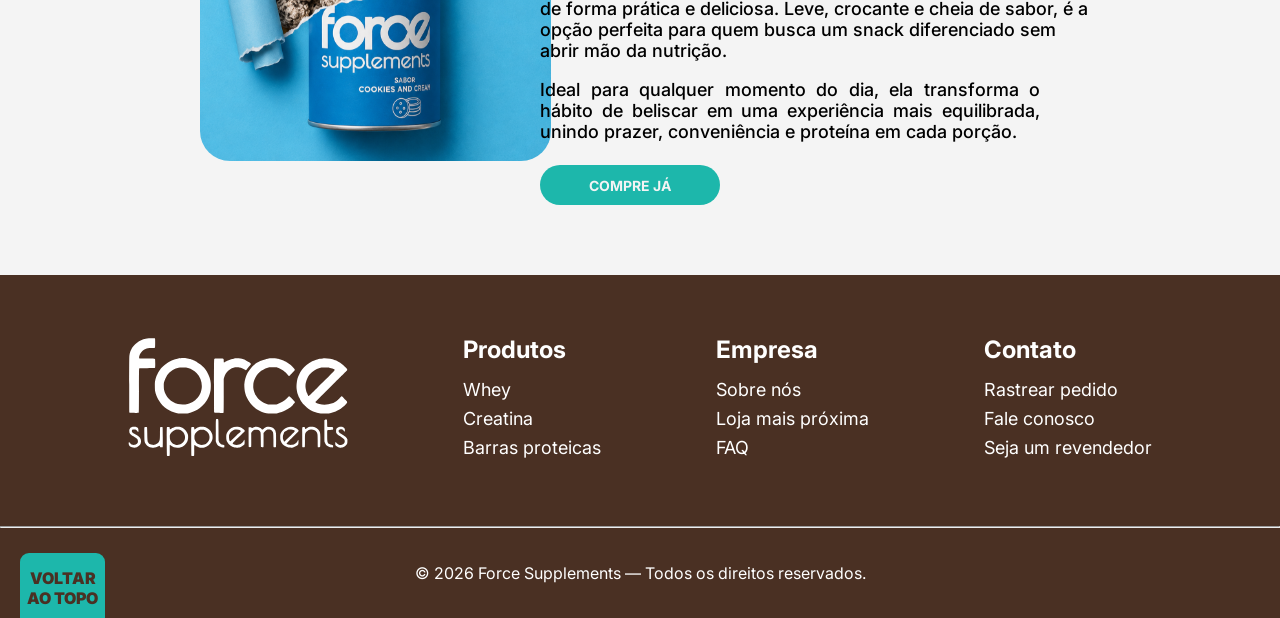
<file: produtos2.html>
<!DOCTYPE html>
<html lang="en">

<head>
    <meta charset="UTF-8">
    <meta name="viewport" content="width=device-width, initial-scale=1.0">
    <link rel="stylesheet" href="produtos2.css">
    <link rel="preconnect" href="https://fonts.googleapis.com">
    <link rel="preconnect" href="https://fonts.gstatic.com" crossorigin>
    <link rel="stylesheet" href="https://fonts.googleapis.com/css2?family=Material+Symbols+Outlined" />
    <link href="https://fonts.googleapis.com/css2?family=Poiret+One&display=swap" rel="stylesheet">
    <link rel="preconnect" href="https://fonts.googleapis.com">
    <link rel="preconnect" href="https://fonts.gstatic.com" crossorigin>
    <link
        href="https://fonts.googleapis.com/css2?family=Inter:ital,opsz,wght@0,14..32,100..900;1,14..32,100..900&display=swap"
        rel="stylesheet">
    <link
        href="https://fonts.googleapis.com/css2?family=Archivo+Black&family=Asap:ital,wght@0,100..900;1,100..900&family=Google+Sans+Flex:opsz,wght@6..144,1..1000&family=Inter:ital,opsz,wght@0,14..32,100..900;1,14..32,100..900&family=Montserrat:ital,wght@0,100..900;1,100..900&family=Open+Sans:ital,wght@0,300..800;1,300..800&family=Oswald:wght@200..700&family=Playfair+Display:ital,wght@0,400..900;1,400..900&family=Poppins:ital,wght@0,100;0,200;0,300;0,400;0,500;0,600;0,700;0,800;0,900;1,100;1,200;1,300;1,400;1,500;1,600;1,700;1,800;1,900&family=Roboto:ital,wght@0,100..900;1,100..900&display=swap"
        rel="stylesheet">
    <title> FORCE Pipoca Proteica | Force Supplements</title>
</head>

<body>

    <div class="faixa">
        Frete grátis a partir de R$ 199,90!
    </div>

    <header>
        <div class="logo">
            <a href="inicio.html"> <img src="image-Photoroom (2).svg" alt="Force"></a>
        </div>

        <nav>
            <ul>
                <li><a href="#">produtos</a></li>
                <li><a href="promocoes.html">promos</a></li>
                <li><a href="contato.html">contato</a></li>
            </ul>
        </nav>

        <div class="busca">
            <input type="text" placeholder="o que você procura?">
        </div>

        <div class="icones">
            <span id="lupa" class="material-symbols-outlined">search</span>
            <span id="lupa" class="material-symbols-outlined">shopping_cart</span>
            <a href="login.html"> <span id="lupa" class="material-symbols-outlined">person</span></a>

        </div>

    </header>
    <main>

        <section class="product-section">
            <img src="banner.pipoca.png" alt="Banner do Whey Protein Force" class="banner">
        </section>

        <section class="text">
            <h1>Linha Force</h1>
            <p>Pipoca com 20g de proteína</p>
        </section>

        <section class="produtos">



            <div class="card">
                <img src="pipoca.chocolate.png" alt="Pipoca Chocolate" class="imagem-pipo">

                <section class="descrição">

                    <div class="estrelas">★★★★★</div>

                    <h3>FORCE PIPOCA PROTEICA CHOCOLATE - 900g</h3>

                    <section class="comprar">
                        <div class="preco">
                            <h4>R$ 32,80</h4>
                        </div>

                        <button>COMPRAR
                            <span class="material-symbols-outlined" style="color: #F4F4F4;">
                                shopping_cart
                            </span>
                        </button>

                    </section>

                </section>
            </div>

            <div class="card">
                <img src="pipoca.cookies.png" alt="Pipoca Cookies" class="imagem-pipo">

                <section class="descrição">

                    <div class="estrelas">★★★★★</div>

                    <h3>FORCE PIPOCA PROTEICA COOKIES & CREAM - 900g</h3>

                    <section class="comprar">
                        <div class="preco">
                            <h4>R$ 32,80</h4>
                        </div>

                        <button>COMPRAR
                            <span class="material-symbols-outlined" style="color: #F4F4F4;">
                                shopping_cart
                            </span>
                        </button>

                    </section>

                </section>
            </div>


            <div class="card">
                <img src="pipoca.paçoca.png" alt="Pipoca Paçoca" class="imagem-pipo">

                <section class="descrição">

                    <div class="estrelas">★★★★★</div>

                    <h3>FORCE PIPOCA PROTEICA PAÇOCA - 900g</h3>

                    <section class="comprar">
                        <div class="preco">
                            <h4>R$ 32,80</h4>
                        </div>

                        <button>COMPRAR
                            <span class="material-symbols-outlined" style="color: #F4F4F4;">
                                shopping_cart
                            </span>
                        </button>

                    </section>

                </section>
            </div>


            <div class="card">
                <img src="pipoca.pistache.png" alt="Pipoca Pistache" class="imagem-pipo">

                <section class="descrição">

                    <div class="estrelas">
                        ★★★★★
                    </div>

                    <h3>FORCE PIPOCA PROTEICA PISTACHE - 900g</h3>

                    <section class="comprar">
                        <div class="preco">
                            <h4>R$ 32,80</h4>
                        </div>

                        <div class="botao">
                            <button>COMPRAR
                                <span class="material-symbols-outlined" style="color: #F4F4F4;">
                                    shopping_cart
                                </span>
                            </button>

                        </div>

                    </section>

                </section>

            </div>


            <section class="fila2">

                <div class="card">
                    <img src="pipoca.ovomaltine.png" alt="Pipoca Ovomaltine" class="imagem-pipo">

                    <section class="descrição">

                        <div class="estrelas">
                            ★★★★★
                        </div>

                        <h3>FORCE PIPOCA PROTEICA OVOMALTINE - 900g</h3>

                        <section class="comprar">
                            <div class="preco">
                                <h4>R$ 32,80</h4>
                            </div>

                            <div class="botao">
                                <button>COMPRAR
                                    <span class="material-symbols-outlined" style="color: #F4F4F4;">
                                        shopping_cart
                                    </span>
                                </button>

                            </div>

                        </section>

                    </section>

                </div>


                <div class="card">
                    <img src="pipoca.caramelo.png" alt="Pipoca Caramelo Salgado" class="imagem-pipo">

                    <section class="descrição">

                        <div class="estrelas">
                            ★★★★★
                        </div>

                        <h3 class="pipocaramelo">FORCE PIPOCA PROTEICA CARAMELO SALGADO - 900g</h3>

                        <section class="comprar">
                            <div class="preco">
                                <h4>R$ 32,80</h4>
                            </div>

                            <div class="botao">
                                <button>COMPRAR
                                    <span class="material-symbols-outlined" style="color: #F4F4F4;">
                                        shopping_cart
                                    </span>
                                </button>

                            </div>

                        </section>

                    </section>

                </div>


                <div class="card">
                    <img src="pipoca.docedeleite.png" alt="Pipoca Doce de Leite" class="imagem-pipo">

                    <section class="descrição">

                        <div class="estrelas">
                            ★★★★★
                        </div>

                        <h3>FORCE PIPOCA PROTEICA DOCE DE LEITE - 900g</h3>

                        <section class="comprar">
                            <div class="preco">
                                <h4>R$ 32,80</h4>
                            </div>

                            <div class="botao">
                                <button>COMPRAR
                                    <span class="material-symbols-outlined" style="color: #F4F4F4;">
                                        shopping_cart
                                    </span>
                                </button>

                            </div>

                        </section>

                    </section>

                </div>


                <div class="card">
                    <img src="pipoca.açaí.png" alt="Pipoca Açaí" class="imagem-pipo">

                    <section class="descrição">

                        <div class="estrelas">
                            ★★★★★
                        </div>

                        <h3>FORCE PIPOCA PROTEICA AÇAÍ - 900g</h3>

                        <section class="comprar">
                            <div class="preco">
                                <h4>R$ 32,80</h4>
                            </div>

                            <div class="botao">
                                <button>COMPRAR
                                    <span class="material-symbols-outlined" style="color: #F4F4F4;">
                                        shopping_cart
                                    </span>
                                </button>

                            </div>

                        </section>

                    </section>

                </div>
            </section>

        </section>


        <section class="saiba-mais">
            <div class="card-foto-whey">
                <img src="pipoca.img.png" alt="" class="foto-pipo">
            </div>

            <div class="texto-botao">
                <div class="info">
                    <h1 class="titulo">
                        FORCE - PIPOCA PROTEÍCA 100g
                    </h1>

                    <p class="texto1">
                        A Pipoca Proteica Force combina o sabor irresistível da pipoca com uma dose extra de proteína
                        para
                        complementar sua rotina de forma prática e deliciosa. Leve, crocante e cheia de sabor, é a opção
                        perfeita para quem busca um snack diferenciado sem abrir mão da nutrição.
                    </p>

                    <p class="texto2">
                        Ideal para qualquer momento do dia, ela transforma o hábito de beliscar em uma experiência mais
                        equilibrada, unindo prazer, conveniência e proteína em cada porção.
                    </p>
                </div>

                <div class="compre-já">
                    <button class="compre-já"> COMPRE JÁ</button>
                </div>
            </div>
        </section>
    </main>

    <footer>

        <div class="footer-container">


            <div class="footer-logo">

                <img src="image-Photoroom (2) copy.svg" alt="Force Supplements">

            </div>


            <div class="footer-col">

                <h3>Produtos</h3>

                <p>Whey</p>
                <p>Creatina</p>
                <p>Barras proteicas</p>

            </div>


            <div class="footer-col">

                <h3>Empresa</h3>

                <p>Sobre nós</p>
                <p>Loja mais próxima</p>
                <p>FAQ</p>

            </div>


            <div class="footer-col">

                <h3>Contato</h3>

                <p>Rastrear pedido</p>
                <p>Fale conosco</p>
                <p>Seja um revendedor</p>

            </div>

        </div>


        <hr class="hr">

        <section class="fim">
            <a class="voltar" href="produtos2.html"> VOLTAR AO TOPO</a>
            <div class="copyright">
                © 2026 Force Supplements — Todos os direitos reservados.
            </div>

    </footer>

</body>

</html>
</file>
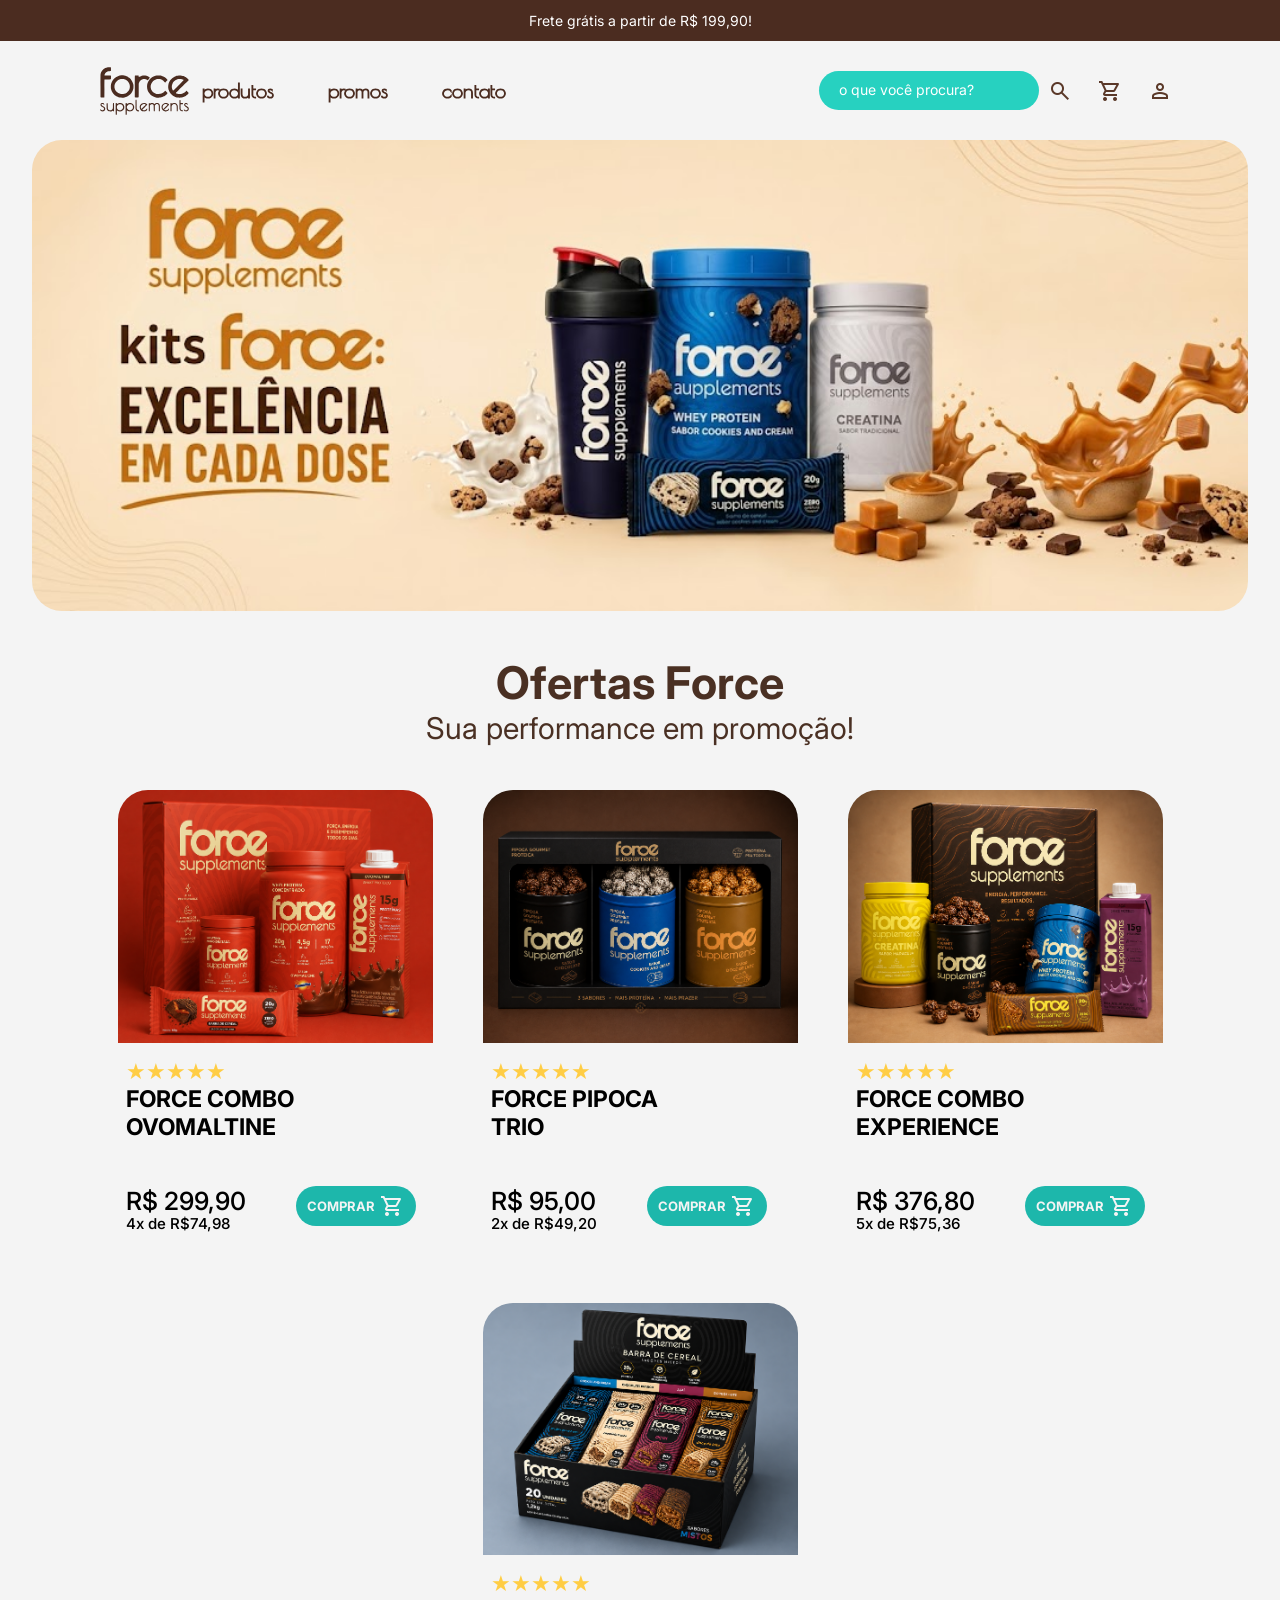
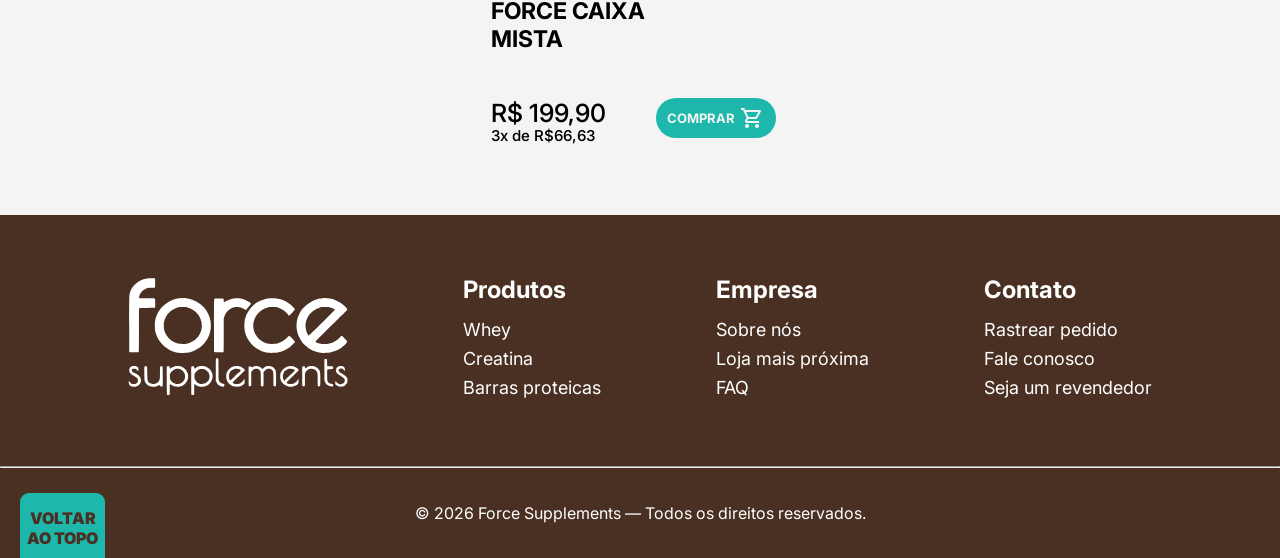
<file: promocoes.html>
<!DOCTYPE html>
<html lang="en">

<head>
    <meta charset="UTF-8">
    <meta name="viewport" content="width=device-width, initial-scale=1.0">
    <link rel="preconnect" href="https://fonts.googleapis.com">
    <link rel="preconnect" href="https://fonts.gstatic.com" crossorigin>
    <link
        href="https://fonts.googleapis.com/css2?family=Inter:ital,opsz,wght@0,14..32,100..900;1,14..32,100..900&display=swap"
        rel="stylesheet">
    <link rel="preconnect" href="https://fonts.googleapis.com">
    <link rel="preconnect" href="https://fonts.gstatic.com" crossorigin>
    <link href="https://fonts.googleapis.com/css2?family=Poiret+One&display=swap" rel="stylesheet">
    <link rel="stylesheet" href="https://fonts.googleapis.com/css2?family=Material+Symbols+Outlined" />
    <link href="https://fonts.googleapis.com/css2?family=Poiret+One&display=swap" rel="stylesheet">
    <link rel="preconnect" href="https://fonts.googleapis.com">
    <link rel="preconnect" href="https://fonts.gstatic.com" crossorigin>
    <link
        href="https://fonts.googleapis.com/css2?family=Inter:ital,opsz,wght@0,14..32,100..900;1,14..32,100..900&display=swap"
        rel="stylesheet">
    <link rel="stylesheet" href="promocoes.css">
    <title>Promos Force | Force Supplements</title>
</head>

<body>

    <div class="faixa">
        Frete grátis a partir de R$ 199,90!
    </div>

    <header>
        <div class="logo">
            <a href="inicio.html"> <img src="image-Photoroom (2).svg" alt="Force"></a>
        </div>

        <nav>
            <ul>
                <li><a href="#">produtos</a></li>
                <li><a href="promocoes.html">promos</a></li>
                <li><a href="contato.html">contato</a></li>
            </ul>
        </nav>

        <div class="busca">
            <input type="text" placeholder="o que você procura?">
        </div>

        <div class="icones">
            <span id="lupa" class="material-symbols-outlined">search</span>
            <span id="lupa" class="material-symbols-outlined">shopping_cart</span>
            <a href="login.html"> <span id="lupa" class="material-symbols-outlined">person</span></a>
        </div>

    </header>

    <section class="banner">
        <img class="banner1" src="bannerpromo.jpg">
    </section>

    <section class="text">
        <h1>Ofertas Force</h1>
        <p>Sua performance em promoção!</p>
    </section>

    <section class="produtos">

        <div class="card">
            <img src="kit ovomaltine.png" alt="kit ovomaltine" class="imagem-kit">

            <section class="descrição">

                <div class="estrelas">★★★★★</div>

                <h3>FORCE COMBO <br> OVOMALTINE</h3>

                <section class="comprar">
                    <div class="preco">
                        <h4>R$ 299,90</h4>
                        <br>
                        <h6>4x de R$74,98</h6>
                    </div>

                    <button>COMPRAR
                        <span id class="material-symbols-outlined" style="color: #F4F4F4;">
                            shopping_cart
                        </span>
                    </button>

                </section>

            </section>
        </div>

        <div class="card">
            <img src="kit pipoca.png" alt="Kit Pipoca" class="imagem-kit">

            <section class="descrição">

                <div class="estrelas">★★★★★</div>

                <h3>FORCE PIPOCA <br> TRIO</h3>

                <section class="comprar">
                    <div class="preco">
                        <h4>R$ 95,00</h4>
                        <br>
                        <h6>2x de R$49,20</h6>
                    </div>

                    <button>COMPRAR
                        <span id class="material-symbols-outlined" style="color: #F4F4F4;">
                            shopping_cart
                        </span>
                    </button>

                </section>

            </section>
        </div>


        <div class="card">
            <img src="kit experiencia.png" alt="kit experience" class="imagem-kit">

            <section class="descrição">

                <div class="estrelas">
                    ★★★★★
                </div>

                <h3>FORCE COMBO EXPERIENCE</h3>

                <section class="comprar">
                    <div class="preco">
                        <h4>R$ 376,80</h4>
                        <br>
                        <h6>5x de R$75,36</h6>
                    </div>

                    <div class="botao">
                        <button>COMPRAR
                            <span class="material-symbols-outlined" style="color: #F4F4F4;">
                                shopping_cart
                            </span>
                        </button>

                    </div>

                </section>

            </section>

        </div>


        <div class="card">
            <img src="kit force2.png" alt="kit force" class="imagem-kit">

            <section class="descrição">

                <div class="estrelas">
                    ★★★★★
                </div>

                <h3>FORCE CAIXA <br> MISTA</h3>

                <section class="comprar">
                    <div class="preco">
                        <h4>R$ 199,90</h4>
                        <br>
                        <h6>3x de R$66,63</h6>
                    </div>

                    <div class="botao">
                        <button>COMPRAR
                            <span class="material-symbols-outlined" style="color: #F4F4F4;">
                                shopping_cart
                            </span>
                        </button>

                    </div>

                </section>

            </section>

        </div>

    </section>

    </section>


    <footer>

        <div class="footer-container">


            <div class="footer-logo">

                <img src="image-Photoroom (2) copy.svg" alt="Force Supplements">

            </div>


            <div class="footer-col">

                <h3>Produtos</h3>

                <p>Whey</p>
                <p>Creatina</p>
                <p>Barras proteicas</p>

            </div>


            <div class="footer-col">

                <h3>Empresa</h3>

                <p>Sobre nós</p>
                <p>Loja mais próxima</p>
                <p>FAQ</p>

            </div>


            <div class="footer-col">

                <h3>Contato</h3>

                <p>Rastrear pedido</p>
                <p>Fale conosco</p>
                <p>Seja um revendedor</p>

            </div>

        </div>


        <hr class="hr">

        <section class="fim">
            <a class="voltar" href="promocoes.html"> VOLTAR AO TOPO</a>
            <div class="copyright">
                © 2026 Force Supplements — Todos os direitos reservados.
            </div>

    </footer>

</body>

</html>
</file>
<file: cadastro.css>
label {
    font-family: 'Poiret one';
    font-weight: bold;
    text-align: right;
    margin-right: 120px;
    font-size: 20px;
    color: #F4F4F4;
    text-align: start;
}

h1 {
    font-family: 'Poiret one';
    font-weight: bold;
    text-align: center;
    font-size: 60px;
    margin-top: 60px;
    margin-bottom: 20px;
}

p {
    font-family: 'Poiret one';
    font-weight: bold;
    text-align: center;
    margin: 8px;
    color: #F4F4F4;
    font-size: 20px;
}

.paragrafo {
    margin-top: 25px;
    margin-bottom: 25px;
    font-size: 35px;
    color: #F4F4F4;
    font-weight: 800;
}


.p1 {
    margin-top: 15px;
}

form {
    display: flex;
    flex-direction: column;
    gap: 10px;
    align-items: center;
}

a {
    text-decoration: none;
    color: rgb(8, 103, 117);
}

body {
    color: #4A3023;
    background-color: #1DB7AB;
}

.bot {

    width: 150px;
    background-color: #F4F4F4;
    color: rgb(8, 103, 117);
    border-radius: 20px;
    border-color: #F4F4F4;
    padding: 8px;
    font-family: 'Poiret one';
    font-weight: bold;
    margin-top: 10px;
    margin-bottom: 20px;
}

:placeholder-shown {
    font-family: 'Poiret one';
    font-weight: bold;
    border: #F4F4F4;
    padding: 10px;
    width: 300px;
    border-radius: 10px;

}


.logo2 {
    margin-bottom: 20px;
    margin-top: 20px;
    height: 110px;
    width: auto;
    display: block;
    margin: 0 auto;
}



* {
    margin: 0;
    padding: 0;
    box-sizing: border-box;
}

main {
    margin-top: 150px;

}

.mail {
    margin-left: -110px;
    margin-top: -5px;
    margin-bottom: -7px;
}

.nome {
    margin-left: -30px;
    margin-top: -5px;
    margin-bottom: -7px;
}

.cpf {
    margin-left: -130px;
    margin-top: -5px;
    margin-bottom: -7px;
}

.end {
    margin-left: -90px;
    margin-top: -5px;
    margin-bottom: -7px;
}

.senha {
    margin-left: -110px;
    margin-top: -5px;
    margin-bottom: -7px;
}

main{
    margin-top: 45px;
}
</file>
<file: comprar.css>
* {
    margin: 0;
    padding: 0;
    box-sizing: border-box;
}

body {
    background-color: #F4F4F4;
}


header {
    display: flex;
    align-items: center;
    justify-content: space-between;
    background: #f4f4f4;
    padding: 20px 100px;
}

.logo img {
    height: 50px;
    width: auto;
    margin-top: 5px;
    transition: transform 0.3s ease;
    cursor: pointer;
}

.logo img:hover {
    transform: scale(1.006);
}

nav ul {
    display: flex;
    gap: 30px;
    list-style: none;
    margin-right: 300px;
    font-family: 'Poiret One', sans-serif;
    -webkit-text-stroke: 1.20px #4b2c20;
}

li {
    color: #4b2c20;
    padding: 8px 12px;
    border-radius: 25px;
}

li:hover {
    color: #4b2c20;
    background: #95979721;
}

nav a {
    text-decoration: none;
    color: #4b2c20;
    font-size: 20px;
    line-height: 1;
}

.busca input {
    border: none;
    background: #27d1c0;
    padding: 12px 20px;
    border-radius: 25px;
    width: 220px;
    color: white;
    cursor: text;
}


.busca input:focus {
    outline: none;
}

.busca input::placeholder {
    color: white;
    font-family: Inter, sans-serif;
    font-size: 14px;
}

.faixa {
    background: #4b2c20;
    color: white;
    text-align: center;
    padding: 12px;
    font-family: Inter, sans-serif;
    font-size: 14px;
}

.icones {
    display: flex;
    align-items: center;
    gap: 10px;
}

span.material-symbols-outlined {
    transition: transform 0.3s ease, color 0.3s ease;
    padding: 8px 8px;
    border-radius: 100%;
}

span.material-symbols-outlined:hover {
    color: #4b2c20;
    background: #95979721;
}

.material-symbols-outlined {
    font-size: 24px;
    color: #5a3828;
    cursor: pointer;
}

.foto-whey {
    height: auto;
    background-color: #4d2a29;
    border-radius: 30px;
}

.estrelas {
    color: #FFCD44;
    font-size: 33px;
    width: 300px;
}

h1 {
    font-family: inter;
    font-weight: 800;
    font-size: 40px;
    width: 440px;
    margin-top: 15px;

}

.valor {
    display: flex;
    font-family: inter;
    gap: 13px;
    align-items: center;
    margin-top: 15px;
}

.valor1 {
    font-size: 20px;
    color: #404040;
    text-decoration: line-through;
    font-weight: 530;
}

.valor2 {
    font-size: 25px;
    font-weight: 800;
}

.parcela {
    font-size: 15px;
    font-family: inter;
    color: #404040;
    font-weight: 530;
    margin-top: 3px;
}

.texto {
    font-size: 20px;
    font-family: inter;
    font-weight: 500;
    margin-top: 15px;
    width: 340px;
}

.variação {
    font-size: 20px;
    font-family: inter;
    font-weight: 750;
    margin-top: 15px;
    width: 150px;
}

.imagem-whey {
    width: 90px;
    border-radius: 10px;
    cursor: pointer;
    transition: 0.3s;
}

.imagem-whey:hover {
    scale: 1.1;
}

.sabores_geral {
    display: flex;
    gap: 8px;
    margin-top: 15px;
}

.descricao {
    display: flex;
    flex-direction: column;
    justify-content: center;
    align-items: start;
    text-align: left;
    margin: auto;
    width: 300px;
    margin-left: 0;
    margin-right: 0;
}

.contador {
    width: 120px;
    height: 45px;
    border: 2px solid #ccc;
    border-radius: 8px;
    display: flex;
    overflow: hidden;
}

input#quantidade {
    background-color: #F4F4F4;
    color: #565656;
}

.adicionar {
    background-color: #1DB7AB;
    width: 235px;
    height: 45px;
    border-radius: 10px;
    border: 0px;
    color: #f4f4f4;
    font-family: inter;
    font-weight: bold;
    font-size: 15px;
    cursor: pointer;
}

.adicionar:hover {
    background-color: rgb(8, 103, 117);
}

.botoes {
    display: flex;
    gap: 20px;
    margin-top: 15px;
    align-items: center;
}

.contador button {
    width: 40px;
    color: #565656;
    border: none;
    background: #f4f4f4;
    font-size: 22px;
    cursor: pointer;

}

.contador input {
    width: 40px;
    border: none;
    text-align: center;
    font-size: 20px;
    outline: none;
}

.contador input::-webkit-inner-spin-button,
.contador input::-webkit-outer-spin-button {
    -webkit-appearance: none;
    margin: 0;
}

main {
    display: flex;
    justify-content: center;
    align-items: center;
    margin: auto;
    gap: 60px;
    margin-left: -80px;
    margin-top: -5px;
}


footer {
    margin-top: 50px;
    background: #4A3023;
    color: #fff;
}

.footer-container {
    width: 80%;
    margin: auto;
    padding: 60px 0;

    display: flex;
    justify-content: space-between;
    align-items: flex-start;
}

.footer-logo {
    display: flex;
    align-items: center;
}

.footer-logo img {
    width: 220px;
    height: auto;
    display: block;
}

.footer-col h3 {
    margin-bottom: 15px;

    font-family: Inter, sans-serif;
    font-size: 24px;
    font-weight: bold;
}

.footer-col p {
    margin: 8px 0;

    font-family: Inter, sans-serif;
    font-size: 18px;

    cursor: pointer;
    transition: color .3s ease;
}

.footer-col p:hover {
    color: #d7d7d7;
}

.copyright {
    text-align: center;
    padding: 35px;
    display: flex;
    justify-content: center;
    margin: auto;
    align-items: center;
    font-size: 16px;
    font-family: inter;
}

.fim {
    display: flex;
    align-items: center;
    position: relative;
    overflow: hidden;
}

.hr {
    color: rgb(255, 255, 255, 0.3);
}

.voltar {

    position: absolute;
    left: 0;
    bottom: -5px;


    display: flex;
    justify-content: start;
    align-items: start;
    color: #a63d3d;
    background-color: #1DB7AB;
    width: 85px;
    height: 70px;
    text-align: center;
    align-items: center;
    text-decoration: none;
    border-top-left-radius: 9px;
    border-top-right-radius: 9px;
    font-family: inter;
    color: #4A3023;
    font-weight: 900;
    left: 20px;
    transition: 0.3s;
}

.voltar:hover {
    transform: translateY(-5px);
}
</file>
<file: esqueceu_senha.css>
label {
    font-family: 'Poiret one';
    font-weight: bold;
    text-align: right;
    margin-right: 120px;
    font-size: 20px;
    color: #F4F4F4;
    text-align: start;
}

.mail {
    margin-right: 125px;
}

.senha {
    margin-right: 85px;
}

.conf {
    margin-right: 20px;
}

h1 {
    font-family: 'Poiret one';
    font-weight: bold;
    text-align: center;
}

p {
    font-family: 'Poiret one';
    font-weight: bold;
    text-align: center;
    margin-top: 5px;
}

form {
    display: flex;
    flex-direction: column;
    gap: 10px;
    align-items: center;
}

.bot {

    width: 150px;
    background-color: #F4F4F4;
    color: rgb(8, 103, 117);
    border-radius: 20px;
    border-color: #F4F4F4;
    padding: 8px;
    font-family: 'Poiret one';
    font-weight: bold;
    margin-top: 10px;
    margin-bottom: 20px;
}

body {

    background-color: #1DB7AB;
}

:placeholder-shown {
    font-family: 'Poiret one';
    font-weight: bold;
    border: #F4F4F4;
    padding: 10px;
    width: 300px;
    border-radius: 10px;

}

.logo2 {
    margin-bottom: 20px;
    margin-top: 20px;
    height: 110px;
    width: auto;
    display: block;
    margin: 0 auto;
}

.paragrafo {
    margin-top: 25px;
    margin-bottom: 25px;
    font-size: 35px;
    color: #F4F4F4;
    font-weight: 800;
}


main {
    margin-top: 150px;
}

.mail {
    margin-left: -132px;
    margin-top: -5px;
    margin-bottom: -7px;
}

.senha {
    margin-left: -120px;
    margin-top: -5px;
    margin-bottom: -7px;
}

.conf {
    margin-left: -100px;
    margin-top: -5px;
    margin-bottom: -7px;
}
</file>
<file: inicio.css>
* {
    margin: 0;
    padding: 0;
    box-sizing: border-box;
}


body {
    background-color: #F4F4F4;
}


.faixa {
    background: #4b2c20;
    color: #fff;
    text-align: center;
    padding: 12px;
    font-family: Inter, sans-serif;
    font-size: 14px;
}


header {
    display: flex;
    align-items: center;
    justify-content: space-between;
    background: #F4F4F4;
    padding: 20px 100px;
}


.logo img {
    width: auto;
    height: 50px;
    margin-top: 5px;
    cursor: pointer;
    transition: transform .3s ease;
}


.logo img:hover {
    transform: scale(1.006);
}


nav ul {
    display: flex;
    gap: 30px;
    margin-right: 300px;
    list-style: none;
    font-family: "Poiret One", sans-serif;
    -webkit-text-stroke: 1.15px #4b2c20;
}

nav li {
    padding: 8px 12px;
    border-radius: 25px;
    color: #4b2c20;
    transition: background 0.3s ease;
}

nav li:hover {
    background: #95979721;
}

nav a {
    color: #4b2c20;
    text-decoration: none;
    font-size: 20px;
    line-height: 1;
}


.busca input {
    width: 220px;
    padding: 12px 20px;
    border: none;
    border-radius: 25px;
    background: #27d1c0;
    color: #fff;
}

.busca input:hover {
    border: 1px solid #95979792;
}

.busca input:focus {
    outline: none;
}

.busca input::placeholder {
    color: #fff;
    font-family: Inter, sans-serif;
    font-size: 14px;
}


.icones {
    display: flex;
    align-items: center;
    gap: 10px;
}

.material-symbols-outlined {
    font-size: 24px;
    color: #5a3828;
    cursor: pointer;
}

.icone {
    padding: 8px;
    border-radius: 50%;
    transition: transform .3s ease, color .3s ease, background .3s ease;
    color: #4b2c20;
}

.icone:hover {
    background: #95979721;
}


.banner {
    display: flex;
    justify-content: center;
}

.banner1 {
    width: 96%;
    height: auto;
    border-radius: 35px;
    background-size: cover;
}


.text {
    margin-top: 44px;
    text-align: center;
    color: #4A3023;
    font-family: Inter, sans-serif;
    font-size: 24px;
}

.categories {
    display: flex;
    justify-content: center;
    gap: 20px;
    margin: 40px 30px;
}

.categories a {
    flex: 1;
    padding: 18px 0;
    border-radius: 35px;
    background: #27c3bb;
    color: #fff;
    text-align: center;
    text-decoration: none;
    font-family: Inter, sans-serif;
    font-size: 18px;
    -webkit-text-stroke: 0.5px #fff;
    transition: background 0.3s ease;
}

.categories a:hover {
    background: #1fb0a8;
}


.produtos {
    display: flex;
    justify-content: center;
    align-items: center;
    gap: 50px;
    margin-top: 45px;
}


.card {
    width: 315px;
    display: flex;
    flex-direction: column;
    align-items: center;
    transition: 0.3s;
}

.card:hover {
    scale: 1.1
}


.choco-whey,
.cookies-whey,
.paçoca-whey,
.ovomaltine-whey {
    width: 100%;
    height: auto;
    border-radius: 30px 30px 0 0;
}

.choco-whey {
    background-color: #4d2a29;
}

.cookies-whey {
    background-color: #135a86;
}

.paçoca-whey {
    background-color: #b9740b;
}

.ovomaltine-whey {
    background-color: #b03e05;
}

a {
    text-decoration: none;
    color: #0000;
}

.descrição {
    width: 300px;
    margin: 20px;
    background-color: #F4F4F4;
}

.estrelas {
    width: 300px;
    color: #FFCD44;
    font-size: 22px;
}

.card h3 {
    width: 300px;
    font-family: Inter, sans-serif;
    font-size: 23px;
    font-weight: bolder;
}

.card h4 {
    font-family: Inter, sans-serif;
    font-size: 25px;
    font-weight: 530;
}

.card h6 {
    margin-top: -20px;
    font-family: Inter, sans-serif;
    font-size: 15px;
    font-weight: 530;
}


.comprar {
    display: flex;
    width: 300px;
    gap: 45px;
    margin-top: 45px;
}


.card button {
    display: flex;
    justify-content: center;
    align-items: center;
    gap: 5px;

    width: 120px;
    height: 40px;

    border: none;
    border-radius: 80px;

    background-color: #1DB7AB;
    color: #F4F4F4;

    font-family: Inter, sans-serif;
    font-size: 13px;
    font-weight: bold;

    cursor: pointer;
    transition: background-color .3s ease;
}

.card button:hover {
    background-color: rgb(8, 103, 117)
}


.banner-final {
    display: flex;
    justify-content: center;
    margin-top: 70px;
    margin-bottom: 70px;
}

.banner2 {
    width: 96%;
    height: 500px;
    overflow: hidden;
    border-radius: 25px;
}

.banner2 img {
    width: 100%;
    height: 100%;
    object-fit: cover;
}


footer {
    margin-top: 50px;
    background: #4A3023;
    color: #fff;
}

.footer-container {
    width: 80%;
    margin: auto;
    padding: 60px 0;

    display: flex;
    justify-content: space-between;
    align-items: flex-start;
}


.footer-logo {
    display: flex;
    align-items: center;
}

.footer-logo img {
    width: 220px;
    height: auto;
    display: block;
}


.footer-col h3 {
    margin-bottom: 15px;

    font-family: Inter, sans-serif;
    font-size: 24px;
    font-weight: bold;
}

.footer-col p {
    margin: 8px 0;

    font-family: Inter, sans-serif;
    font-size: 18px;

    cursor: pointer;
    transition: color .3s ease;
}

.footer-col p:hover {
    color: #d7d7d7;
}


.copyright {
    text-align: center;
    padding: 35px;
    display: flex;
    justify-content: center;
    margin: auto;
    align-items: center;
    font-size: 16px;
    font-family: inter;
}

.fim {
    display: flex;
    align-items: center;
    position: relative;
    overflow: hidden;
}

.hr {
    color: rgb(255, 255, 255, 0.3);
}

.voltar {

    position: absolute;
    left: 0;
    bottom: -5px;


    display: flex;
    justify-content: start;
    align-items: start;
    color: #a63d3d;
    background-color: #1DB7AB;
    width: 85px;
    height: 70px;
    text-align: center;
    align-items: center;
    text-decoration: none;
    border-top-left-radius: 9px;
    border-top-right-radius: 9px;
    font-family: inter;
    color: #4A3023;
    font-weight: 900;
    left: 20px;
    transition: 0.3s;
}

.voltar:hover {
    transform: translateY(-5px);
}
</file>
<file: login.css>
label {
    font-family: 'Poiret one';
    font-weight: bold;
    text-align: right;
    margin-right: 120px;
    font-size: 20px;
    color: #F4F4F4;
    text-align: start;
}

h1 {
    font-family: 'Poiret one';
    font-weight: bold;
    text-align: center;
    font-size: 60px;
    margin-top: 60px;
    margin-bottom: 20px;
}

p {
    font-family: 'Poiret one';
    font-weight: bold;
    text-align: center;
    margin: 8px;
    color: #F4F4F4;
    font-size: 20px;
}

.paragrafo {
    margin-bottom: 20px;
    font-size: 35px;
    margin-top: 25px;
    margin-bottom: 25px;
    color: #F4F4F4;
    font-weight: 800;
}


.p1 {
    margin-top: 15px;
}

form {
    display: flex;
    flex-direction: column;
    gap: 10px;
    align-items: center;
}

a {
    text-decoration: none;
    color: rgb(8, 103, 117);
}

body {
    color: #4A3023;
    background-color: #1DB7AB;
}

.bot {

    width: 150px;
    background-color: #F4F4F4;
    color: rgb(8, 103, 117);
    border-radius: 20px;
    border-color: #F4F4F4;
    padding: 4px;
    font-family: 'Poiret one';
    font-weight: bold;
}

:placeholder-shown {
    font-family: 'Poiret one';
    font-weight: bold;
    border: #F4F4F4;
    padding: 10px;
    width: 300px;
    border-radius: 10px;
}


.logo2 {
    margin-bottom: 20px;
    margin-top: 20px;
    height: 110px;
    width: auto;
    display: block;
    margin: 0 auto;
}



* {
    margin: 0;
    padding: 0;
    box-sizing: border-box;
}

main {
    margin-top: 150px;

}

.senha {
    margin-left: -110px;
    margin-top: -5px;
    margin-bottom: -7px;
}

.mail {
    margin-left: -110px;
    margin-top: -5px;
    margin-bottom: -7px;
}
</file>
<file: produtos1.css>
* {
    margin: 0;
    padding: 0;
    box-sizing: border-box;
}

body {
    background-color: #F4F4F4;
}


header {
    display: flex;
    align-items: center;
    justify-content: space-between;
    background: #f4f4f4;
    padding: 20px 100px;
}

.logo img {
    height: 50px;
    width: auto;
    margin-top: 5px;
    transition: transform 0.3s ease;
    cursor: pointer;
}

.logo img:hover {
    transform: scale(1.006);
}

nav ul {
    display: flex;
    gap: 30px;
    list-style: none;
    margin-right: 300px;
    font-family: 'Poiret One', sans-serif;
    -webkit-text-stroke: 1.20px #4b2c20;
}

li {
    color: #4b2c20;
    padding: 8px 12px;
    border-radius: 25px;
}

li:hover {
    color: #4b2c20;
    background: #95979721;
}

nav a {
    text-decoration: none;
    color: #4b2c20;
    font-size: 20px;
    line-height: 1;
}

.busca input {
    border: none;
    background: #27d1c0;
    padding: 12px 20px;
    border-radius: 25px;
    width: 220px;
    color: white;
    cursor: text;
}

.busca input:focus {
    outline: none;
}

.busca input::placeholder {
    color: white;
    font-family: Inter, sans-serif;
    font-size: 14px;
}

.faixa {
    background: #4b2c20;
    color: white;
    text-align: center;
    padding: 12px;
    font-family: Inter, sans-serif;
    font-size: 14px;
}

.icones {
    display: flex;
    align-items: center;
    gap: 10px;
}

#lupa {
    transition: transform 0.3s ease, color 0.3s ease;
    padding: 8px 8px;
    border-radius: 100%;
}

#lupa:hover {
    color: #4b2c20;
    background: #95979721;
}


.material-symbols-outlined {
    font-size: 24px;
    color: #4b2c20;
    cursor: pointer;
}

.banner {
    display: flex;
    width: 96%;
    height: auto;
    align-items: center;
    margin: 20px auto;
    border-radius: 35px;
    margin-top: -5px;
}

.text {
    text-align: center;
    margin-top: 44px;
    font-size: 30px;
    font-family: inter;
    color: #4A3023;
}

button {
    border-radius: 80px;
    background-color: #1DB7AB;
    border: none;
    color: #F4F4F4;
    width: 120px;
    height: 40px;
    font-size: 13px;
    font-family: inter;
    font-weight: bold;
    display: flex;
    align-items: center;
    justify-content: center;
    gap: 5px;
    cursor: pointer;
}

a {
    text-decoration: none;
}

button:hover {
    background-color: rgb(8, 103, 117);
}

span.material-symbols-outlined {
    padding: 0px;
}


.imagem-whey {
    width: 100%;
    height: auto;
    background-color: #DFDDD6;
    border-top-right-radius: 30px;
    border-top-left-radius: 30px;
}


.estrelas {
    color: #FFCD44;
    font-size: 22px;
    width: 300px;
}


.comprar {
    display: flex;
    gap: 50px;
    width: 300px;
    margin-top: 45px;
}

.card {
    width: 315px;
    transition: 0.3s;
}

.card h3 {
    font-family: inter;
    font-weight: bolder;
    font-size: 23px;
    width: 300px;
}

.card h4 {
    font-size: 25px;
    font-family: inter;
    font-weight: 530;
}

.card h6 {
    font-family: inter;
    font-weight: 530;
    font-size: 15px;
    margin-top: -20px;
}

.produtos {
    display: flex;
    flex-wrap: wrap;
    justify-content: center;
    margin-top: 44px;
    align-items: center;
    gap: 50px;
}

.card:hover {
    scale: 1.1;
}

.fila2 {
    margin-top: 30px;
    display: flex;
    flex-wrap: wrap;
    justify-content: center;
    align-items: center;
    gap: 50px;
}

.descrição {
    background-color: #F4F4F4;
    margin-top: 12px;
    margin-left: 8px;
    margin-right: 8px;
    margin-bottom: 20px;
    width: 300px;
}


.saiba-mais {
    display: flex;
    justify-content: space-evenly;
    align-items: center;
    margin: auto;
    margin-right: 90px;
    margin-top: 70px;
    margin-bottom: 70px;
}


.foto-whey {
    width: 75%;
    height: auto;
    border-radius: 30px;
    margin-left: 125px;
}

.titulo {
    font-family: inter;
    font-size: 65px;
    font-weight: bolder;
    width: 550px;

}

.texto1 {
    font-family: inter;
    font-size: 18px;
    font-weight: 500;
    margin-top: 30px;
    width: 550px;
    margin-right: 100px;
}

.texto2 {
    font-family: inter;
    font-size: 18px;
    font-weight: 500;
    margin-top: 18px;
    width: 550px;
    text-align: justify;
}

.texto-botão {
    flex-direction: column;
    margin-right: 150px;
}

.mais-vendido {
    width: 180px;
    height: 40px;
    font-size: 14px;
    margin-top: 18px;
}

footer {
    margin-top: 50px;
    background: #4A3023;
    color: #fff;
}

.footer-container {
    width: 80%;
    margin: auto;
    padding: 60px 0;

    display: flex;
    justify-content: space-between;
    align-items: flex-start;
}

.footer-logo {
    display: flex;
    align-items: center;
}

.footer-logo img {
    width: 220px;
    height: auto;
    display: block;
}

.footer-col h3 {
    margin-bottom: 15px;

    font-family: Inter, sans-serif;
    font-size: 24px;
    font-weight: bold;
}

.footer-col p {
    margin: 8px 0;

    font-family: Inter, sans-serif;
    font-size: 18px;

    cursor: pointer;
    transition: color .3s ease;
}

.footer-col p:hover {
    color: #d7d7d7;
}

.copyright {
    text-align: center;
    padding: 35px;
    display: flex;
    justify-content: center;
    margin: auto;
    align-items: center;
    font-size: 16px;
    font-family: inter;
}

.fim {
    display: flex;
    align-items: center;
    position: relative;
    overflow: hidden;
}

.hr {
    color: rgb(255, 255, 255, 0.3);
}

.voltar {

    position: absolute;
    left: 0;
    bottom: -5px;


    display: flex;
    justify-content: start;
    align-items: start;
    color: #a63d3d;
    background-color: #1DB7AB;
    width: 85px;
    height: 70px;
    text-align: center;
    align-items: center;
    text-decoration: none;
    border-top-left-radius: 9px;
    border-top-right-radius: 9px;
    font-family: inter;
    color: #4A3023;
    font-weight: 900;
    left: 20px;
    transition: 0.3s;
}

.voltar:hover {
    transform: translateY(-5px);
}
</file>
<file: produtos2.css>
* {
    margin: 0;
    padding: 0;
    box-sizing: border-box;
}

body {
    background-color: #F4F4F4;
}

header {
    display: flex;
    align-items: center;
    justify-content: space-between;
    background: #f4f4f4;
    padding: 20px 100px;
}

.logo img {
    height: 50px;
    width: auto;
    margin-top: 5px;
    transition: transform 0.3s ease;
    cursor: pointer;
}

.logo img:hover {
    transform: scale(1.006);
}

nav ul {
    display: flex;
    gap: 30px;
    list-style: none;
    margin-right: 300px;
    font-family: 'Poiret One', sans-serif;
    -webkit-text-stroke: 1.20px #4b2c20;
}

li {
    color: #4b2c20;
    padding: 8px 12px;
    border-radius: 25px;
}

li:hover {
    color: #4b2c20;
    background: #95979721;
}

nav a {
    text-decoration: none;
    color: #4b2c20;
    font-size: 20px;
    line-height: 1;
}

.busca input {
    border: none;
    background: #27d1c0;
    padding: 12px 20px;
    border-radius: 25px;
    width: 220px;
    color: white;
    cursor: text;
}


.busca input:focus {
    outline: none;
}

.busca input::placeholder {
    color: white;
    font-family: Inter, sans-serif;
    font-size: 14px;
}

.faixa {
    background: #4b2c20;
    color: white;
    text-align: center;
    padding: 12px;
    font-family: Inter, sans-serif;
    font-size: 14px;
}

.icones {
    display: flex;
    align-items: center;
    gap: 10px;
}

#lupa {
    transition: transform 0.3s ease, color 0.3s ease;
    padding: 8px 8px;
    border-radius: 100%;
}

#lupa:hover {
    color: #4b2c20;
    background: #95979721;
}

.material-symbols-outlined {
    font-size: 24px;
    color: #5a3828;
    cursor: pointer;
}

.banner {
    display: flex;
    width: 96%;
    height: auto;
    align-items: center;
    margin: 20px auto;
    border-radius: 35px;
    margin-top: -5px;
}

.text {
    text-align: center;
    margin-top: 44px;
    font-size: 30px;
    font-family: inter;
    color: #4A3023;
}

button {
    border-radius: 80px;
    background-color: #1DB7AB;
    border: none;
    color: #F4F4F4;
    width: 120px;
    height: 40px;
    font-size: 13px;
    font-family: inter;
    font-weight: bold;
    display: flex;
    align-items: center;
    justify-content: center;
    gap: 5px;
    cursor: pointer;
}


button:hover {
    background-color: rgb(8, 103, 117);
}


span.material-symbols-outlined {
    padding: 0px;
}


.imagem-pipo {
    width: 90%;
    height: auto;
    border-top-right-radius: 30px;
    border-top-left-radius: 30px;
}

.estrelas {
    color: #FFCD44;
    font-size: 22px;
    width: 300px;
}


.comprar {
    display: flex;
    gap: 65px;
    width: 300px;
    margin-top: 45px;
}

.card {
    width: 350px;
    transition: 0.3s;
}


.pipocaramelo {
    font-family: inter;
    font-weight: bolder;
    font-size: 21px;
    width: 300px;
}

.card h3 {
    font-family: inter;
    font-weight: bolder;
    font-size: 23px;
    width: 300px;
}

.card h4 {
    font-size: 25px;
    font-family: inter;
    font-weight: 550;
}


.produtos {
    display: flex;
    flex-wrap: wrap;
    justify-content: center;
    margin-top: 44px;
    align-items: center;
}

.card:hover {
    scale: 1.1;
}

.fila2 {
    margin-top: 30px;
    display: flex;
    flex-wrap: wrap;
    justify-content: center;
    align-items: center;
}

.descrição {
    background-color: #F4F4F4;
    margin-top: 12px;
    margin-left: 8px;
    margin-right: 8px;
    margin-bottom: 20px;
    width: 300px;
}

.saiba-mais {
    display: flex;
    justify-content: space-evenly;
    align-items: center;
    margin: auto;
    margin-right: 90px;
    margin-top: 70px;
    margin-bottom: 70px;
}


.foto-pipo {
    width: 65%;
    height: auto;
    border-radius: 30px;
    margin-left: 200px;
}

.titulo {
    font-family: inter;
    font-size: 65px;
    font-weight: bolder;
    width: 550px;

}

.texto1 {
    font-family: inter;
    font-size: 18px;
    font-weight: 500;
    margin-top: 30px;
    width: 550px;
    margin-right: 100px;
}

.texto2 {
    font-family: inter;
    font-size: 18px;
    font-weight: 500;
    margin-top: 18px;
    width: 500px;
    text-align: justify;
}

.texto-botão {
    flex-direction: column;
    margin-right: 150px;
}

.compre-já {
    width: 180px;
    height: 40px;
    font-size: 14px;
    margin-top: 23px;
}

footer {
    margin-top: 50px;
    background: #4A3023;
    color: #fff;
}

.footer-container {
    width: 80%;
    margin: auto;
    padding: 60px 0;

    display: flex;
    justify-content: space-between;
    align-items: flex-start;
}

.footer-logo {
    display: flex;
    align-items: center;
}

.footer-logo img {
    width: 220px;
    height: auto;
    display: block;
}

.footer-col h3 {
    margin-bottom: 15px;

    font-family: Inter, sans-serif;
    font-size: 24px;
    font-weight: bold;
}

.footer-col p {
    margin: 8px 0;

    font-family: Inter, sans-serif;
    font-size: 18px;

    cursor: pointer;
    transition: color .3s ease;
}

.footer-col p:hover {
    color: #d7d7d7;
}

.copyright {
    text-align: center;
    padding: 35px;
    display: flex;
    justify-content: center;
    margin: auto;
    align-items: center;
    font-size: 16px;
    font-family: inter;
}

.fim {
    display: flex;
    align-items: center;
    position: relative;
    overflow: hidden;
}

.hr {
    color: rgb(255, 255, 255, 0.3);
}

.voltar {

    position: absolute;
    left: 0;
    bottom: -5px;


    display: flex;
    justify-content: start;
    align-items: start;
    color: #a63d3d;
    background-color: #1DB7AB;
    width: 85px;
    height: 70px;
    text-align: center;
    align-items: center;
    text-decoration: none;
    border-top-left-radius: 9px;
    border-top-right-radius: 9px;
    font-family: inter;
    color: #4A3023;
    font-weight: 900;
    left: 20px;
    transition: 0.3s;
}

.voltar:hover {
    transform: translateY(-5px);
}
</file>
<file: promocoes.css>
* {
    margin: 0;
    padding: 0;
    box-sizing: border-box;
}

body {
    background-color: #F4F4F4;
}

header {
    display: flex;
    align-items: center;
    justify-content: space-between;
    background: #F4F4F4;
    padding: 20px 100px;
}

.logo img {
    height: 50px;
    width: auto;
    margin-top: 5px;
    transition: transform 0.3s ease;
    cursor: pointer;
}

.logo img:hover {
    transform: scale(1.006);
}

nav ul {
    display: flex;
    gap: 30px;
    list-style: none;
    margin-right: 300px;
    font-family: 'Poiret One', sans-serif;
    -webkit-text-stroke: 1.20px #4b2c20;
    color: #4b2c20;
}

li {
    color: #4b2c20;
    padding: 8px 12px;
    border-radius: 25px;
}

li:hover {
    color: #4b2c20;
    background: #95979721;
}

nav a {
    text-decoration: none;
    color: #4b2c20;
    font-size: 20px;
    line-height: 1;
}

.busca input {
    border: none;
    background: #27d1c0;
    padding: 12px 20px;
    border-radius: 25px;
    width: 220px;
    color: white;
    cursor: text;
}

.busca input:focus {
    outline: none;
}

.busca input::placeholder {
    color: white;
    font-family: Inter, sans-serif;
    font-size: 14px;
}

.faixa {
    background: #4b2c20;
    color: white;
    text-align: center;
    padding: 12px;
    font-family: Inter, sans-serif;
    font-size: 14px;
}

.icones {
    display: flex;
    align-items: center;
    gap: 10px;
}


#lupa {
    transition: transform 0.3s ease, color 0.3s ease;
    padding: 8px 8px;
    border-radius: 100%;
}

#lupa:hover {
    color: #4b2c20;
    background: #95979721;
}


span.material-symbols-outlined {
    transition: transform 0.3s ease, color 0.3s ease;
    padding: 8px 8px;
    border-radius: 100%;
}

span.material-symbols-outlined:hover {
    color: #4b2c20;
    background: #95979721;
}

.material-symbols-outlined {
    font-size: 24px;
    color: #5a3828;
    cursor: pointer;
}

.banner1 {
    background-size: cover;
    width: 95%;
    height: auto;
    border-radius: 30px;

}

section.banner {
    display: flex;
    justify-content: center;
}


.text {
    text-align: center;
    margin-top: 44px;
    font-size: 30px;
    font-family: inter;
    color: #4A3023;
}

button {
    border-radius: 80px;
    background-color: #1DB7AB;
    border: none;
    color: #F4F4F4;
    width: 120px;
    height: 40px;
    font-size: 13px;
    font-family: inter;
    font-weight: bold;
    display: flex;
    align-items: center;
    justify-content: center;
    gap: 5px;
    cursor: pointer;
}

button:hover {
    background-color: rgb(8, 103, 117);
}

span.material-symbols-outlined {
    padding: 0px;
}


.imagem-kit {
    width: 100%;
    height: auto;
    background-color: #DFDDD6;
    border-top-right-radius: 30px;
    border-top-left-radius: 30px;
}


.estrelas {
    color: #FFCD44;
    font-size: 22px;
    width: 300px;
}


.comprar {
    display: flex;
    gap: 50px;
    width: 300px;
    margin-top: 45px;
}

.card {
    width: 315px;
    transition: 0.3s;
}

.card h3 {
    font-family: inter;
    font-weight: bolder;
    font-size: 23px;
    width: 300px;
}

.card h4 {
    font-size: 25px;
    font-family: inter;
    font-weight: 530;
}

.card h6 {
    font-family: inter;
    font-weight: 530;
    font-size: 15px;
    margin-top: -20px;
}

.produtos {
    display: flex;
    flex-wrap: wrap;
    justify-content: center;
    margin-top: 44px;
    align-items: center;
    gap: 50px;
}

.card:hover {
    scale: 1.1;
}

.fila2 {
    margin-top: 30px;
    display: flex;
    flex-wrap: wrap;
    justify-content: center;
    align-items: center;
}

.descrição {
    background-color: #F4F4F4;
    margin-top: 12px;
    margin-left: 8px;
    margin-right: 8px;
    margin-bottom: 20px;
    width: 300px;
}


footer{
    margin-top: 50px;
    background: #4A3023;
    color: #fff;
}

.footer-container{
    width: 80%;
    margin: auto;
    padding: 60px 0;

    display: flex;
    justify-content: space-between;
    align-items: flex-start;
}

.footer-logo{
    display: flex;
    align-items: center;
}

.footer-logo img{
    width: 220px;
    height: auto;
    display: block;
}

.footer-col h3{
    margin-bottom: 15px;

    font-family: Inter, sans-serif;
    font-size: 24px;
    font-weight: bold;
}

.footer-col p{
    margin: 8px 0;

    font-family: Inter, sans-serif;
    font-size: 18px;

    cursor: pointer;
    transition: color .3s ease;
}

.footer-col p:hover{
    color: #d7d7d7;
}

.copyright {
    text-align: center;
    padding: 35px;
    display: flex;
    justify-content: center;
    margin: auto;
    align-items: center;
    font-size: 16px;
    font-family: inter;
}

.fim{
    display: flex;
    align-items: center;
    position: relative;
    overflow: hidden;
}

.hr{
    color: rgb(255, 255, 255, 0.3);
}

.voltar {

    position: absolute;
    left: 0;
    bottom: -5px;

    
    display: flex;
    justify-content: start;
    align-items: start;
    color: #a63d3d;
    background-color: #1DB7AB;
    width: 85px;
    height: 70px;
    text-align: center;
    align-items: center;
    text-decoration: none;
    border-top-left-radius: 9px;
    border-top-right-radius: 9px;
    font-family: inter;
    color: #4A3023;
    font-weight: 900;
    left: 20px;
    transition: 0.3s;
}

.voltar:hover {
    transform: translateY(-5px);
}
</file>
